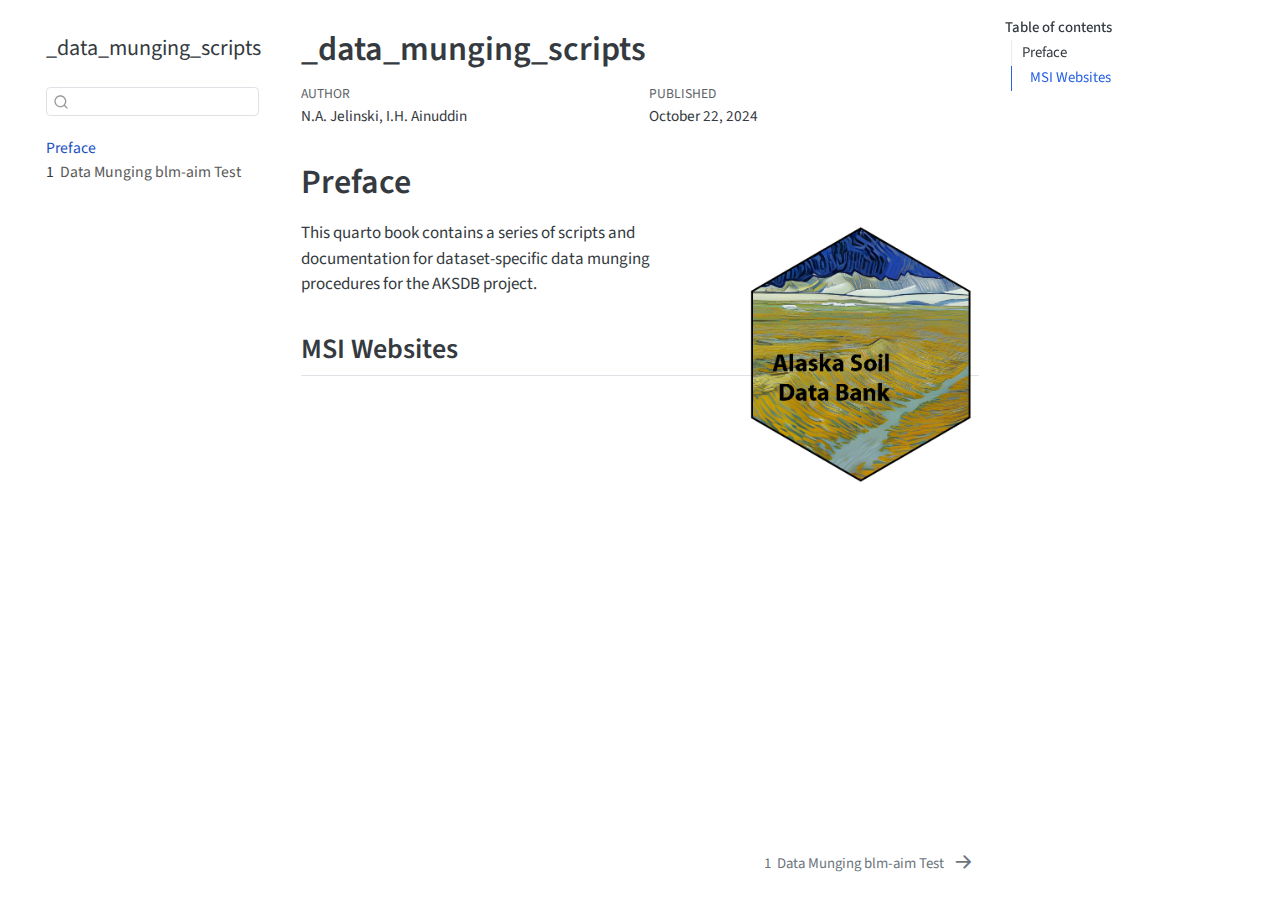
<file: docs/index.html>
<!DOCTYPE html>
<html xmlns="http://www.w3.org/1999/xhtml" lang="en" xml:lang="en"><head>

<meta charset="utf-8">
<meta name="generator" content="quarto-1.4.550">

<meta name="viewport" content="width=device-width, initial-scale=1.0, user-scalable=yes">

<meta name="author" content="N.A. Jelinski, I.H. Ainuddin">
<meta name="dcterms.date" content="2024-10-22">

<title>_data_munging_scripts</title>
<style>
code{white-space: pre-wrap;}
span.smallcaps{font-variant: small-caps;}
div.columns{display: flex; gap: min(4vw, 1.5em);}
div.column{flex: auto; overflow-x: auto;}
div.hanging-indent{margin-left: 1.5em; text-indent: -1.5em;}
ul.task-list{list-style: none;}
ul.task-list li input[type="checkbox"] {
  width: 0.8em;
  margin: 0 0.8em 0.2em -1em; /* quarto-specific, see https://github.com/quarto-dev/quarto-cli/issues/4556 */ 
  vertical-align: middle;
}
</style>


<script src="site_libs/quarto-nav/quarto-nav.js"></script>
<script src="site_libs/quarto-nav/headroom.min.js"></script>
<script src="site_libs/clipboard/clipboard.min.js"></script>
<script src="site_libs/quarto-search/autocomplete.umd.js"></script>
<script src="site_libs/quarto-search/fuse.min.js"></script>
<script src="site_libs/quarto-search/quarto-search.js"></script>
<meta name="quarto:offset" content="./">
<link href="./blm-aim-datamunging-test.html" rel="next">
<script src="site_libs/quarto-html/quarto.js"></script>
<script src="site_libs/quarto-html/popper.min.js"></script>
<script src="site_libs/quarto-html/tippy.umd.min.js"></script>
<script src="site_libs/quarto-html/anchor.min.js"></script>
<link href="site_libs/quarto-html/tippy.css" rel="stylesheet">
<link href="site_libs/quarto-html/quarto-syntax-highlighting.css" rel="stylesheet" id="quarto-text-highlighting-styles">
<script src="site_libs/bootstrap/bootstrap.min.js"></script>
<link href="site_libs/bootstrap/bootstrap-icons.css" rel="stylesheet">
<link href="site_libs/bootstrap/bootstrap.min.css" rel="stylesheet" id="quarto-bootstrap" data-mode="light">
<script id="quarto-search-options" type="application/json">{
  "location": "sidebar",
  "copy-button": false,
  "collapse-after": 3,
  "panel-placement": "start",
  "type": "textbox",
  "limit": 50,
  "keyboard-shortcut": [
    "f",
    "/",
    "s"
  ],
  "show-item-context": false,
  "language": {
    "search-no-results-text": "No results",
    "search-matching-documents-text": "matching documents",
    "search-copy-link-title": "Copy link to search",
    "search-hide-matches-text": "Hide additional matches",
    "search-more-match-text": "more match in this document",
    "search-more-matches-text": "more matches in this document",
    "search-clear-button-title": "Clear",
    "search-text-placeholder": "",
    "search-detached-cancel-button-title": "Cancel",
    "search-submit-button-title": "Submit",
    "search-label": "Search"
  }
}</script>


</head>

<body class="nav-sidebar floating">

<div id="quarto-search-results"></div>
  <header id="quarto-header" class="headroom fixed-top">
  <nav class="quarto-secondary-nav">
    <div class="container-fluid d-flex">
      <button type="button" class="quarto-btn-toggle btn" data-bs-toggle="collapse" data-bs-target=".quarto-sidebar-collapse-item" aria-controls="quarto-sidebar" aria-expanded="false" aria-label="Toggle sidebar navigation" onclick="if (window.quartoToggleHeadroom) { window.quartoToggleHeadroom(); }">
        <i class="bi bi-layout-text-sidebar-reverse"></i>
      </button>
        <nav class="quarto-page-breadcrumbs" aria-label="breadcrumb"><ol class="breadcrumb"><li class="breadcrumb-item"><a href="./index.html">Preface</a></li></ol></nav>
        <a class="flex-grow-1" role="button" data-bs-toggle="collapse" data-bs-target=".quarto-sidebar-collapse-item" aria-controls="quarto-sidebar" aria-expanded="false" aria-label="Toggle sidebar navigation" onclick="if (window.quartoToggleHeadroom) { window.quartoToggleHeadroom(); }">      
        </a>
      <button type="button" class="btn quarto-search-button" aria-label="" onclick="window.quartoOpenSearch();">
        <i class="bi bi-search"></i>
      </button>
    </div>
  </nav>
</header>
<!-- content -->
<div id="quarto-content" class="quarto-container page-columns page-rows-contents page-layout-article">
<!-- sidebar -->
  <nav id="quarto-sidebar" class="sidebar collapse collapse-horizontal quarto-sidebar-collapse-item sidebar-navigation floating overflow-auto">
    <div class="pt-lg-2 mt-2 text-left sidebar-header">
    <div class="sidebar-title mb-0 py-0">
      <a href="./">_data_munging_scripts</a> 
    </div>
      </div>
        <div class="mt-2 flex-shrink-0 align-items-center">
        <div class="sidebar-search">
        <div id="quarto-search" class="" title="Search"></div>
        </div>
        </div>
    <div class="sidebar-menu-container"> 
    <ul class="list-unstyled mt-1">
        <li class="sidebar-item">
  <div class="sidebar-item-container"> 
  <a href="./index.html" class="sidebar-item-text sidebar-link active">
 <span class="menu-text">Preface</span></a>
  </div>
</li>
        <li class="sidebar-item">
  <div class="sidebar-item-container"> 
  <a href="./blm-aim-datamunging-test.html" class="sidebar-item-text sidebar-link">
 <span class="menu-text"><span class="chapter-number">1</span>&nbsp; <span class="chapter-title">Data Munging blm-aim Test</span></span></a>
  </div>
</li>
    </ul>
    </div>
</nav>
<div id="quarto-sidebar-glass" class="quarto-sidebar-collapse-item" data-bs-toggle="collapse" data-bs-target=".quarto-sidebar-collapse-item"></div>
<!-- margin-sidebar -->
    <div id="quarto-margin-sidebar" class="sidebar margin-sidebar">
        <nav id="TOC" role="doc-toc" class="toc-active">
    <h2 id="toc-title">Table of contents</h2>
   
  <ul>
  <li><a href="#preface" id="toc-preface" class="nav-link active" data-scroll-target="#preface">Preface</a>
  <ul class="collapse">
  <li><a href="#msi-websites" id="toc-msi-websites" class="nav-link" data-scroll-target="#msi-websites">MSI Websites</a></li>
  </ul></li>
  </ul>
</nav>
    </div>
<!-- main -->
<main class="content" id="quarto-document-content">

<header id="title-block-header" class="quarto-title-block default">
<div class="quarto-title">
<h1 class="title">_data_munging_scripts</h1>
</div>



<div class="quarto-title-meta">

    <div>
    <div class="quarto-title-meta-heading">Author</div>
    <div class="quarto-title-meta-contents">
             <p>N.A. Jelinski, I.H. Ainuddin </p>
          </div>
  </div>
    
    <div>
    <div class="quarto-title-meta-heading">Published</div>
    <div class="quarto-title-meta-contents">
      <p class="date">October 22, 2024</p>
    </div>
  </div>
  
    
  </div>
  


</header>



<section id="preface" class="level1 unnumbered">
<h1 class="unnumbered">Preface</h1><p><img src="aksdb-badge-02.png" title="_data_munging_scripts" class="quarto-cover-image img-fluid"></p>
<p>This quarto book contains a series of scripts and documentation for dataset-specific data munging procedures for the AKSDB project.</p>
<section id="msi-websites" class="level2">
<h2 class="anchored" data-anchor-id="msi-websites">MSI Websites</h2>


</section>
</section>

</main> <!-- /main -->
<script id="quarto-html-after-body" type="application/javascript">
window.document.addEventListener("DOMContentLoaded", function (event) {
  const toggleBodyColorMode = (bsSheetEl) => {
    const mode = bsSheetEl.getAttribute("data-mode");
    const bodyEl = window.document.querySelector("body");
    if (mode === "dark") {
      bodyEl.classList.add("quarto-dark");
      bodyEl.classList.remove("quarto-light");
    } else {
      bodyEl.classList.add("quarto-light");
      bodyEl.classList.remove("quarto-dark");
    }
  }
  const toggleBodyColorPrimary = () => {
    const bsSheetEl = window.document.querySelector("link#quarto-bootstrap");
    if (bsSheetEl) {
      toggleBodyColorMode(bsSheetEl);
    }
  }
  toggleBodyColorPrimary();  
  const icon = "";
  const anchorJS = new window.AnchorJS();
  anchorJS.options = {
    placement: 'right',
    icon: icon
  };
  anchorJS.add('.anchored');
  const isCodeAnnotation = (el) => {
    for (const clz of el.classList) {
      if (clz.startsWith('code-annotation-')) {                     
        return true;
      }
    }
    return false;
  }
  const clipboard = new window.ClipboardJS('.code-copy-button', {
    text: function(trigger) {
      const codeEl = trigger.previousElementSibling.cloneNode(true);
      for (const childEl of codeEl.children) {
        if (isCodeAnnotation(childEl)) {
          childEl.remove();
        }
      }
      return codeEl.innerText;
    }
  });
  clipboard.on('success', function(e) {
    // button target
    const button = e.trigger;
    // don't keep focus
    button.blur();
    // flash "checked"
    button.classList.add('code-copy-button-checked');
    var currentTitle = button.getAttribute("title");
    button.setAttribute("title", "Copied!");
    let tooltip;
    if (window.bootstrap) {
      button.setAttribute("data-bs-toggle", "tooltip");
      button.setAttribute("data-bs-placement", "left");
      button.setAttribute("data-bs-title", "Copied!");
      tooltip = new bootstrap.Tooltip(button, 
        { trigger: "manual", 
          customClass: "code-copy-button-tooltip",
          offset: [0, -8]});
      tooltip.show();    
    }
    setTimeout(function() {
      if (tooltip) {
        tooltip.hide();
        button.removeAttribute("data-bs-title");
        button.removeAttribute("data-bs-toggle");
        button.removeAttribute("data-bs-placement");
      }
      button.setAttribute("title", currentTitle);
      button.classList.remove('code-copy-button-checked');
    }, 1000);
    // clear code selection
    e.clearSelection();
  });
  function tippyHover(el, contentFn, onTriggerFn, onUntriggerFn) {
    const config = {
      allowHTML: true,
      maxWidth: 500,
      delay: 100,
      arrow: false,
      appendTo: function(el) {
          return el.parentElement;
      },
      interactive: true,
      interactiveBorder: 10,
      theme: 'quarto',
      placement: 'bottom-start',
    };
    if (contentFn) {
      config.content = contentFn;
    }
    if (onTriggerFn) {
      config.onTrigger = onTriggerFn;
    }
    if (onUntriggerFn) {
      config.onUntrigger = onUntriggerFn;
    }
    window.tippy(el, config); 
  }
  const noterefs = window.document.querySelectorAll('a[role="doc-noteref"]');
  for (var i=0; i<noterefs.length; i++) {
    const ref = noterefs[i];
    tippyHover(ref, function() {
      // use id or data attribute instead here
      let href = ref.getAttribute('data-footnote-href') || ref.getAttribute('href');
      try { href = new URL(href).hash; } catch {}
      const id = href.replace(/^#\/?/, "");
      const note = window.document.getElementById(id);
      return note.innerHTML;
    });
  }
  const xrefs = window.document.querySelectorAll('a.quarto-xref');
  const processXRef = (id, note) => {
    // Strip column container classes
    const stripColumnClz = (el) => {
      el.classList.remove("page-full", "page-columns");
      if (el.children) {
        for (const child of el.children) {
          stripColumnClz(child);
        }
      }
    }
    stripColumnClz(note)
    if (id === null || id.startsWith('sec-')) {
      // Special case sections, only their first couple elements
      const container = document.createElement("div");
      if (note.children && note.children.length > 2) {
        container.appendChild(note.children[0].cloneNode(true));
        for (let i = 1; i < note.children.length; i++) {
          const child = note.children[i];
          if (child.tagName === "P" && child.innerText === "") {
            continue;
          } else {
            container.appendChild(child.cloneNode(true));
            break;
          }
        }
        if (window.Quarto?.typesetMath) {
          window.Quarto.typesetMath(container);
        }
        return container.innerHTML
      } else {
        if (window.Quarto?.typesetMath) {
          window.Quarto.typesetMath(note);
        }
        return note.innerHTML;
      }
    } else {
      // Remove any anchor links if they are present
      const anchorLink = note.querySelector('a.anchorjs-link');
      if (anchorLink) {
        anchorLink.remove();
      }
      if (window.Quarto?.typesetMath) {
        window.Quarto.typesetMath(note);
      }
      // TODO in 1.5, we should make sure this works without a callout special case
      if (note.classList.contains("callout")) {
        return note.outerHTML;
      } else {
        return note.innerHTML;
      }
    }
  }
  for (var i=0; i<xrefs.length; i++) {
    const xref = xrefs[i];
    tippyHover(xref, undefined, function(instance) {
      instance.disable();
      let url = xref.getAttribute('href');
      let hash = undefined; 
      if (url.startsWith('#')) {
        hash = url;
      } else {
        try { hash = new URL(url).hash; } catch {}
      }
      if (hash) {
        const id = hash.replace(/^#\/?/, "");
        const note = window.document.getElementById(id);
        if (note !== null) {
          try {
            const html = processXRef(id, note.cloneNode(true));
            instance.setContent(html);
          } finally {
            instance.enable();
            instance.show();
          }
        } else {
          // See if we can fetch this
          fetch(url.split('#')[0])
          .then(res => res.text())
          .then(html => {
            const parser = new DOMParser();
            const htmlDoc = parser.parseFromString(html, "text/html");
            const note = htmlDoc.getElementById(id);
            if (note !== null) {
              const html = processXRef(id, note);
              instance.setContent(html);
            } 
          }).finally(() => {
            instance.enable();
            instance.show();
          });
        }
      } else {
        // See if we can fetch a full url (with no hash to target)
        // This is a special case and we should probably do some content thinning / targeting
        fetch(url)
        .then(res => res.text())
        .then(html => {
          const parser = new DOMParser();
          const htmlDoc = parser.parseFromString(html, "text/html");
          const note = htmlDoc.querySelector('main.content');
          if (note !== null) {
            // This should only happen for chapter cross references
            // (since there is no id in the URL)
            // remove the first header
            if (note.children.length > 0 && note.children[0].tagName === "HEADER") {
              note.children[0].remove();
            }
            const html = processXRef(null, note);
            instance.setContent(html);
          } 
        }).finally(() => {
          instance.enable();
          instance.show();
        });
      }
    }, function(instance) {
    });
  }
      let selectedAnnoteEl;
      const selectorForAnnotation = ( cell, annotation) => {
        let cellAttr = 'data-code-cell="' + cell + '"';
        let lineAttr = 'data-code-annotation="' +  annotation + '"';
        const selector = 'span[' + cellAttr + '][' + lineAttr + ']';
        return selector;
      }
      const selectCodeLines = (annoteEl) => {
        const doc = window.document;
        const targetCell = annoteEl.getAttribute("data-target-cell");
        const targetAnnotation = annoteEl.getAttribute("data-target-annotation");
        const annoteSpan = window.document.querySelector(selectorForAnnotation(targetCell, targetAnnotation));
        const lines = annoteSpan.getAttribute("data-code-lines").split(",");
        const lineIds = lines.map((line) => {
          return targetCell + "-" + line;
        })
        let top = null;
        let height = null;
        let parent = null;
        if (lineIds.length > 0) {
            //compute the position of the single el (top and bottom and make a div)
            const el = window.document.getElementById(lineIds[0]);
            top = el.offsetTop;
            height = el.offsetHeight;
            parent = el.parentElement.parentElement;
          if (lineIds.length > 1) {
            const lastEl = window.document.getElementById(lineIds[lineIds.length - 1]);
            const bottom = lastEl.offsetTop + lastEl.offsetHeight;
            height = bottom - top;
          }
          if (top !== null && height !== null && parent !== null) {
            // cook up a div (if necessary) and position it 
            let div = window.document.getElementById("code-annotation-line-highlight");
            if (div === null) {
              div = window.document.createElement("div");
              div.setAttribute("id", "code-annotation-line-highlight");
              div.style.position = 'absolute';
              parent.appendChild(div);
            }
            div.style.top = top - 2 + "px";
            div.style.height = height + 4 + "px";
            div.style.left = 0;
            let gutterDiv = window.document.getElementById("code-annotation-line-highlight-gutter");
            if (gutterDiv === null) {
              gutterDiv = window.document.createElement("div");
              gutterDiv.setAttribute("id", "code-annotation-line-highlight-gutter");
              gutterDiv.style.position = 'absolute';
              const codeCell = window.document.getElementById(targetCell);
              const gutter = codeCell.querySelector('.code-annotation-gutter');
              gutter.appendChild(gutterDiv);
            }
            gutterDiv.style.top = top - 2 + "px";
            gutterDiv.style.height = height + 4 + "px";
          }
          selectedAnnoteEl = annoteEl;
        }
      };
      const unselectCodeLines = () => {
        const elementsIds = ["code-annotation-line-highlight", "code-annotation-line-highlight-gutter"];
        elementsIds.forEach((elId) => {
          const div = window.document.getElementById(elId);
          if (div) {
            div.remove();
          }
        });
        selectedAnnoteEl = undefined;
      };
        // Handle positioning of the toggle
    window.addEventListener(
      "resize",
      throttle(() => {
        elRect = undefined;
        if (selectedAnnoteEl) {
          selectCodeLines(selectedAnnoteEl);
        }
      }, 10)
    );
    function throttle(fn, ms) {
    let throttle = false;
    let timer;
      return (...args) => {
        if(!throttle) { // first call gets through
            fn.apply(this, args);
            throttle = true;
        } else { // all the others get throttled
            if(timer) clearTimeout(timer); // cancel #2
            timer = setTimeout(() => {
              fn.apply(this, args);
              timer = throttle = false;
            }, ms);
        }
      };
    }
      // Attach click handler to the DT
      const annoteDls = window.document.querySelectorAll('dt[data-target-cell]');
      for (const annoteDlNode of annoteDls) {
        annoteDlNode.addEventListener('click', (event) => {
          const clickedEl = event.target;
          if (clickedEl !== selectedAnnoteEl) {
            unselectCodeLines();
            const activeEl = window.document.querySelector('dt[data-target-cell].code-annotation-active');
            if (activeEl) {
              activeEl.classList.remove('code-annotation-active');
            }
            selectCodeLines(clickedEl);
            clickedEl.classList.add('code-annotation-active');
          } else {
            // Unselect the line
            unselectCodeLines();
            clickedEl.classList.remove('code-annotation-active');
          }
        });
      }
  const findCites = (el) => {
    const parentEl = el.parentElement;
    if (parentEl) {
      const cites = parentEl.dataset.cites;
      if (cites) {
        return {
          el,
          cites: cites.split(' ')
        };
      } else {
        return findCites(el.parentElement)
      }
    } else {
      return undefined;
    }
  };
  var bibliorefs = window.document.querySelectorAll('a[role="doc-biblioref"]');
  for (var i=0; i<bibliorefs.length; i++) {
    const ref = bibliorefs[i];
    const citeInfo = findCites(ref);
    if (citeInfo) {
      tippyHover(citeInfo.el, function() {
        var popup = window.document.createElement('div');
        citeInfo.cites.forEach(function(cite) {
          var citeDiv = window.document.createElement('div');
          citeDiv.classList.add('hanging-indent');
          citeDiv.classList.add('csl-entry');
          var biblioDiv = window.document.getElementById('ref-' + cite);
          if (biblioDiv) {
            citeDiv.innerHTML = biblioDiv.innerHTML;
          }
          popup.appendChild(citeDiv);
        });
        return popup.innerHTML;
      });
    }
  }
});
</script>
<nav class="page-navigation">
  <div class="nav-page nav-page-previous">
  </div>
  <div class="nav-page nav-page-next">
      <a href="./blm-aim-datamunging-test.html" class="pagination-link" aria-label="Data Munging blm-aim Test">
        <span class="nav-page-text"><span class="chapter-number">1</span>&nbsp; <span class="chapter-title">Data Munging blm-aim Test</span></span> <i class="bi bi-arrow-right-short"></i>
      </a>
  </div>
</nav>
</div> <!-- /content -->




</body></html>
</file>
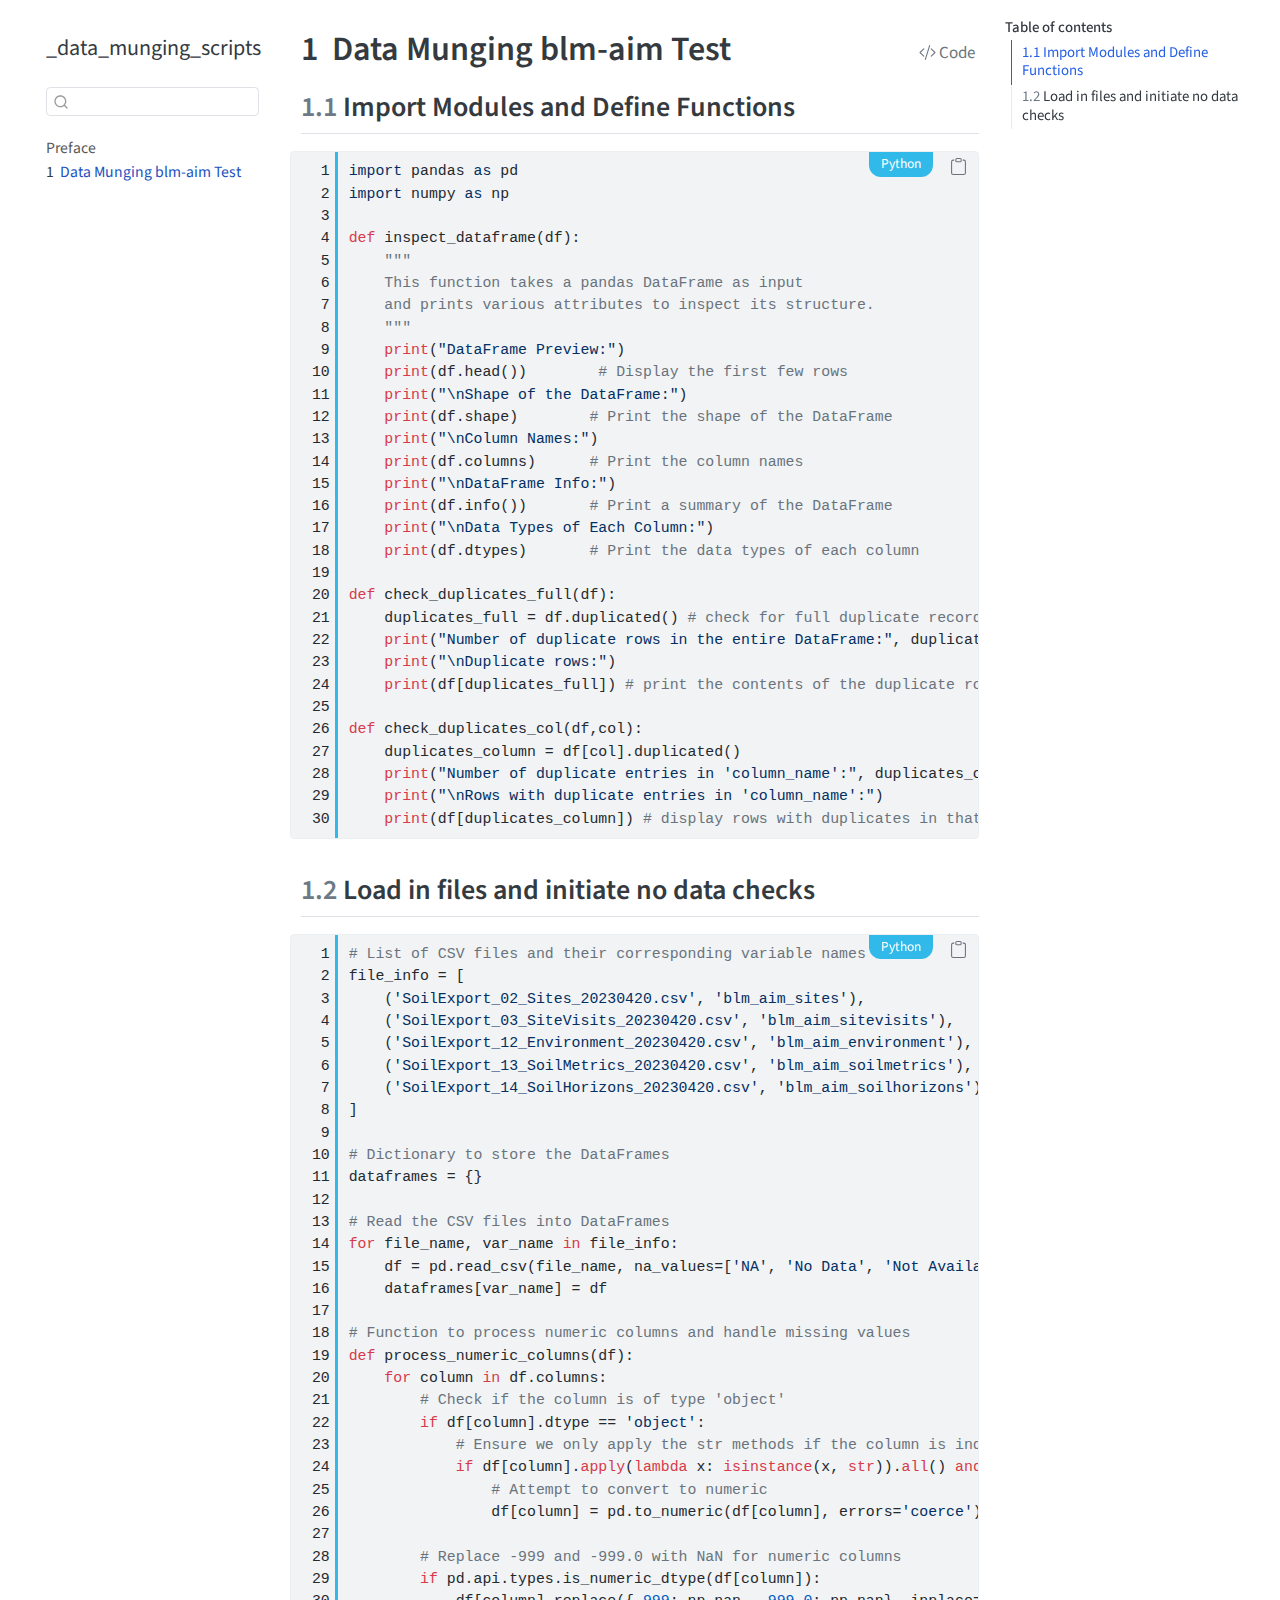
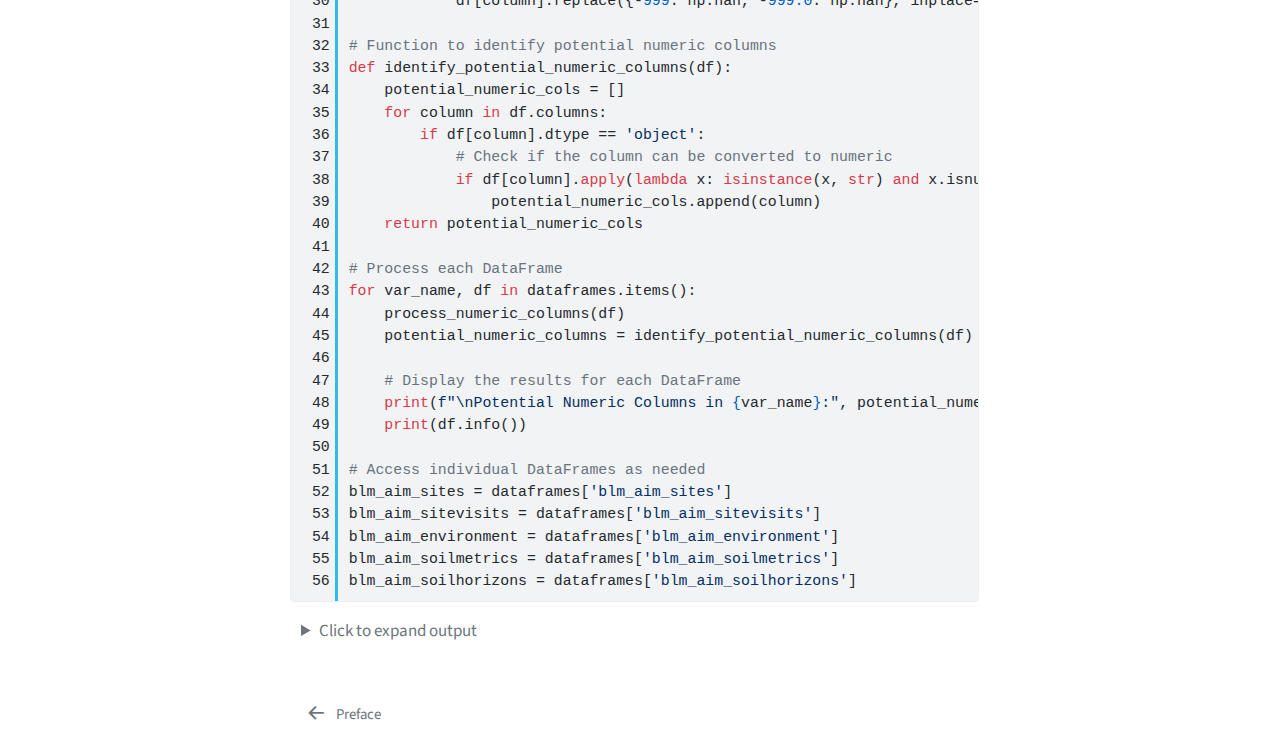
<file: docs/blm-aim-datamunging-test.html>
<!DOCTYPE html>
<html xmlns="http://www.w3.org/1999/xhtml" lang="en" xml:lang="en"><head>

<meta charset="utf-8">
<meta name="generator" content="quarto-1.4.550">

<meta name="viewport" content="width=device-width, initial-scale=1.0, user-scalable=yes">


<title>_data_munging_scripts - 1&nbsp; Data Munging blm-aim Test</title>
<style>
code{white-space: pre-wrap;}
span.smallcaps{font-variant: small-caps;}
div.columns{display: flex; gap: min(4vw, 1.5em);}
div.column{flex: auto; overflow-x: auto;}
div.hanging-indent{margin-left: 1.5em; text-indent: -1.5em;}
ul.task-list{list-style: none;}
ul.task-list li input[type="checkbox"] {
  width: 0.8em;
  margin: 0 0.8em 0.2em -1em; /* quarto-specific, see https://github.com/quarto-dev/quarto-cli/issues/4556 */ 
  vertical-align: middle;
}
/* CSS for syntax highlighting */
pre > code.sourceCode { white-space: pre; position: relative; }
pre > code.sourceCode > span { line-height: 1.25; }
pre > code.sourceCode > span:empty { height: 1.2em; }
.sourceCode { overflow: visible; }
code.sourceCode > span { color: inherit; text-decoration: inherit; }
div.sourceCode { margin: 1em 0; }
pre.sourceCode { margin: 0; }
@media screen {
div.sourceCode { overflow: auto; }
}
@media print {
pre > code.sourceCode { white-space: pre-wrap; }
pre > code.sourceCode > span { text-indent: -5em; padding-left: 5em; }
}
pre.numberSource code
  { counter-reset: source-line 0; }
pre.numberSource code > span
  { position: relative; left: -4em; counter-increment: source-line; }
pre.numberSource code > span > a:first-child::before
  { content: counter(source-line);
    position: relative; left: -1em; text-align: right; vertical-align: baseline;
    border: none; display: inline-block;
    -webkit-touch-callout: none; -webkit-user-select: none;
    -khtml-user-select: none; -moz-user-select: none;
    -ms-user-select: none; user-select: none;
    padding: 0 4px; width: 4em;
  }
pre.numberSource { margin-left: 3em;  padding-left: 4px; }
div.sourceCode
  {   }
@media screen {
pre > code.sourceCode > span > a:first-child::before { text-decoration: underline; }
}
</style>


<script src="site_libs/quarto-nav/quarto-nav.js"></script>
<script src="site_libs/quarto-nav/headroom.min.js"></script>
<script src="site_libs/clipboard/clipboard.min.js"></script>
<script src="site_libs/quarto-search/autocomplete.umd.js"></script>
<script src="site_libs/quarto-search/fuse.min.js"></script>
<script src="site_libs/quarto-search/quarto-search.js"></script>
<meta name="quarto:offset" content="./">
<link href="./index.html" rel="prev">
<script src="site_libs/quarto-html/quarto.js"></script>
<script src="site_libs/quarto-html/popper.min.js"></script>
<script src="site_libs/quarto-html/tippy.umd.min.js"></script>
<script src="site_libs/quarto-html/anchor.min.js"></script>
<link href="site_libs/quarto-html/tippy.css" rel="stylesheet">
<link href="site_libs/quarto-html/quarto-syntax-highlighting.css" rel="stylesheet" id="quarto-text-highlighting-styles">
<script src="site_libs/bootstrap/bootstrap.min.js"></script>
<link href="site_libs/bootstrap/bootstrap-icons.css" rel="stylesheet">
<link href="site_libs/bootstrap/bootstrap.min.css" rel="stylesheet" id="quarto-bootstrap" data-mode="light">
<script id="quarto-search-options" type="application/json">{
  "location": "sidebar",
  "copy-button": false,
  "collapse-after": 3,
  "panel-placement": "start",
  "type": "textbox",
  "limit": 50,
  "keyboard-shortcut": [
    "f",
    "/",
    "s"
  ],
  "show-item-context": false,
  "language": {
    "search-no-results-text": "No results",
    "search-matching-documents-text": "matching documents",
    "search-copy-link-title": "Copy link to search",
    "search-hide-matches-text": "Hide additional matches",
    "search-more-match-text": "more match in this document",
    "search-more-matches-text": "more matches in this document",
    "search-clear-button-title": "Clear",
    "search-text-placeholder": "",
    "search-detached-cancel-button-title": "Cancel",
    "search-submit-button-title": "Submit",
    "search-label": "Search"
  }
}</script>
<style>
.cell-code {
  position: relative;
}
.cell-code::before {
  content: "Python";
  position: absolute;
  top: 0;
  right: 45px;  /* Moved left to avoid copy button */
  background: #31BAE9;
  color: white;
  padding: 2px 12px;
  font-size: 0.8em;
  border-radius: 0 0 12px 12px;  /* Made bottom corners more rounded */
  z-index: 10;
}
</style>


</head>

<body class="nav-sidebar floating">

<div id="quarto-search-results"></div>
  <header id="quarto-header" class="headroom fixed-top">
  <nav class="quarto-secondary-nav">
    <div class="container-fluid d-flex">
      <button type="button" class="quarto-btn-toggle btn" data-bs-toggle="collapse" data-bs-target=".quarto-sidebar-collapse-item" aria-controls="quarto-sidebar" aria-expanded="false" aria-label="Toggle sidebar navigation" onclick="if (window.quartoToggleHeadroom) { window.quartoToggleHeadroom(); }">
        <i class="bi bi-layout-text-sidebar-reverse"></i>
      </button>
        <nav class="quarto-page-breadcrumbs" aria-label="breadcrumb"><ol class="breadcrumb"><li class="breadcrumb-item"><a href="./blm-aim-datamunging-test.html"><span class="chapter-number">1</span>&nbsp; <span class="chapter-title">Data Munging blm-aim Test</span></a></li></ol></nav>
        <a class="flex-grow-1" role="button" data-bs-toggle="collapse" data-bs-target=".quarto-sidebar-collapse-item" aria-controls="quarto-sidebar" aria-expanded="false" aria-label="Toggle sidebar navigation" onclick="if (window.quartoToggleHeadroom) { window.quartoToggleHeadroom(); }">      
        </a>
      <button type="button" class="btn quarto-search-button" aria-label="" onclick="window.quartoOpenSearch();">
        <i class="bi bi-search"></i>
      </button>
    </div>
  </nav>
</header>
<!-- content -->
<div id="quarto-content" class="quarto-container page-columns page-rows-contents page-layout-article">
<!-- sidebar -->
  <nav id="quarto-sidebar" class="sidebar collapse collapse-horizontal quarto-sidebar-collapse-item sidebar-navigation floating overflow-auto">
    <div class="pt-lg-2 mt-2 text-left sidebar-header">
    <div class="sidebar-title mb-0 py-0">
      <a href="./">_data_munging_scripts</a> 
    </div>
      </div>
        <div class="mt-2 flex-shrink-0 align-items-center">
        <div class="sidebar-search">
        <div id="quarto-search" class="" title="Search"></div>
        </div>
        </div>
    <div class="sidebar-menu-container"> 
    <ul class="list-unstyled mt-1">
        <li class="sidebar-item">
  <div class="sidebar-item-container"> 
  <a href="./index.html" class="sidebar-item-text sidebar-link">
 <span class="menu-text">Preface</span></a>
  </div>
</li>
        <li class="sidebar-item">
  <div class="sidebar-item-container"> 
  <a href="./blm-aim-datamunging-test.html" class="sidebar-item-text sidebar-link active">
 <span class="menu-text"><span class="chapter-number">1</span>&nbsp; <span class="chapter-title">Data Munging blm-aim Test</span></span></a>
  </div>
</li>
    </ul>
    </div>
</nav>
<div id="quarto-sidebar-glass" class="quarto-sidebar-collapse-item" data-bs-toggle="collapse" data-bs-target=".quarto-sidebar-collapse-item"></div>
<!-- margin-sidebar -->
    <div id="quarto-margin-sidebar" class="sidebar margin-sidebar">
        <nav id="TOC" role="doc-toc" class="toc-active">
    <h2 id="toc-title">Table of contents</h2>
   
  <ul>
  <li><a href="#import-modules-and-define-functions" id="toc-import-modules-and-define-functions" class="nav-link active" data-scroll-target="#import-modules-and-define-functions"><span class="header-section-number">1.1</span> Import Modules and Define Functions</a></li>
  <li><a href="#load-in-files-and-initiate-no-data-checks" id="toc-load-in-files-and-initiate-no-data-checks" class="nav-link" data-scroll-target="#load-in-files-and-initiate-no-data-checks"><span class="header-section-number">1.2</span> Load in files and initiate no data checks</a></li>
  </ul>
</nav>
    </div>
<!-- main -->
<main class="content" id="quarto-document-content">

<header id="title-block-header" class="quarto-title-block default">
<div class="quarto-title">
<div class="quarto-title-block"><div><h1 class="title"><span class="chapter-number">1</span>&nbsp; <span class="chapter-title">Data Munging blm-aim Test</span></h1><button type="button" class="btn code-tools-button" id="quarto-code-tools-source"><i class="bi"></i> Code</button></div></div>
</div>



<div class="quarto-title-meta">

    
  
    
  </div>
  


</header>


<section id="import-modules-and-define-functions" class="level2" data-number="1.1">
<h2 data-number="1.1" class="anchored" data-anchor-id="import-modules-and-define-functions"><span class="header-section-number">1.1</span> Import Modules and Define Functions</h2>
<div id="d2802726" class="cell" data-execution_count="1">
<div class="sourceCode cell-code" id="cb1"><pre class="sourceCode numberSource python number-lines code-with-copy"><code class="sourceCode python"><span id="cb1-1"><a href="#cb1-1"></a><span class="im">import</span> pandas <span class="im">as</span> pd</span>
<span id="cb1-2"><a href="#cb1-2"></a><span class="im">import</span> numpy <span class="im">as</span> np</span>
<span id="cb1-3"><a href="#cb1-3"></a></span>
<span id="cb1-4"><a href="#cb1-4"></a><span class="kw">def</span> inspect_dataframe(df):</span>
<span id="cb1-5"><a href="#cb1-5"></a>    <span class="co">"""</span></span>
<span id="cb1-6"><a href="#cb1-6"></a><span class="co">    This function takes a pandas DataFrame as input</span></span>
<span id="cb1-7"><a href="#cb1-7"></a><span class="co">    and prints various attributes to inspect its structure.</span></span>
<span id="cb1-8"><a href="#cb1-8"></a><span class="co">    """</span></span>
<span id="cb1-9"><a href="#cb1-9"></a>    <span class="bu">print</span>(<span class="st">"DataFrame Preview:"</span>)</span>
<span id="cb1-10"><a href="#cb1-10"></a>    <span class="bu">print</span>(df.head())        <span class="co"># Display the first few rows</span></span>
<span id="cb1-11"><a href="#cb1-11"></a>    <span class="bu">print</span>(<span class="st">"</span><span class="ch">\n</span><span class="st">Shape of the DataFrame:"</span>)</span>
<span id="cb1-12"><a href="#cb1-12"></a>    <span class="bu">print</span>(df.shape)        <span class="co"># Print the shape of the DataFrame</span></span>
<span id="cb1-13"><a href="#cb1-13"></a>    <span class="bu">print</span>(<span class="st">"</span><span class="ch">\n</span><span class="st">Column Names:"</span>)</span>
<span id="cb1-14"><a href="#cb1-14"></a>    <span class="bu">print</span>(df.columns)      <span class="co"># Print the column names</span></span>
<span id="cb1-15"><a href="#cb1-15"></a>    <span class="bu">print</span>(<span class="st">"</span><span class="ch">\n</span><span class="st">DataFrame Info:"</span>)</span>
<span id="cb1-16"><a href="#cb1-16"></a>    <span class="bu">print</span>(df.info())       <span class="co"># Print a summary of the DataFrame</span></span>
<span id="cb1-17"><a href="#cb1-17"></a>    <span class="bu">print</span>(<span class="st">"</span><span class="ch">\n</span><span class="st">Data Types of Each Column:"</span>)</span>
<span id="cb1-18"><a href="#cb1-18"></a>    <span class="bu">print</span>(df.dtypes)       <span class="co"># Print the data types of each column</span></span>
<span id="cb1-19"><a href="#cb1-19"></a>    </span>
<span id="cb1-20"><a href="#cb1-20"></a><span class="kw">def</span> check_duplicates_full(df):</span>
<span id="cb1-21"><a href="#cb1-21"></a>    duplicates_full <span class="op">=</span> df.duplicated() <span class="co"># check for full duplicate records </span></span>
<span id="cb1-22"><a href="#cb1-22"></a>    <span class="bu">print</span>(<span class="st">"Number of duplicate rows in the entire DataFrame:"</span>, duplicates_full.<span class="bu">sum</span>()) <span class="co"># Print the number of duplicate rows</span></span>
<span id="cb1-23"><a href="#cb1-23"></a>    <span class="bu">print</span>(<span class="st">"</span><span class="ch">\n</span><span class="st">Duplicate rows:"</span>)</span>
<span id="cb1-24"><a href="#cb1-24"></a>    <span class="bu">print</span>(df[duplicates_full]) <span class="co"># print the contents of the duplicate rows</span></span>
<span id="cb1-25"><a href="#cb1-25"></a>    </span>
<span id="cb1-26"><a href="#cb1-26"></a><span class="kw">def</span> check_duplicates_col(df,col):</span>
<span id="cb1-27"><a href="#cb1-27"></a>    duplicates_column <span class="op">=</span> df[col].duplicated()</span>
<span id="cb1-28"><a href="#cb1-28"></a>    <span class="bu">print</span>(<span class="st">"Number of duplicate entries in 'column_name':"</span>, duplicates_column.<span class="bu">sum</span>()) <span class="co"># Print the number of duplicate entries in the specified column</span></span>
<span id="cb1-29"><a href="#cb1-29"></a>    <span class="bu">print</span>(<span class="st">"</span><span class="ch">\n</span><span class="st">Rows with duplicate entries in 'column_name':"</span>)</span>
<span id="cb1-30"><a href="#cb1-30"></a>    <span class="bu">print</span>(df[duplicates_column]) <span class="co"># display rows with duplicates in that column</span></span></code><button title="Copy to Clipboard" class="code-copy-button"><i class="bi"></i></button></pre></div>
</div>
</section>
<section id="load-in-files-and-initiate-no-data-checks" class="level2" data-number="1.2">
<h2 data-number="1.2" class="anchored" data-anchor-id="load-in-files-and-initiate-no-data-checks"><span class="header-section-number">1.2</span> Load in files and initiate no data checks</h2>
<div id="a05a0f81" class="cell" data-execution_count="2">
<div class="sourceCode cell-code" id="cb2"><pre class="sourceCode numberSource python number-lines code-with-copy"><code class="sourceCode python"><span id="cb2-1"><a href="#cb2-1"></a><span class="co"># List of CSV files and their corresponding variable names</span></span>
<span id="cb2-2"><a href="#cb2-2"></a>file_info <span class="op">=</span> [</span>
<span id="cb2-3"><a href="#cb2-3"></a>    (<span class="st">'SoilExport_02_Sites_20230420.csv'</span>, <span class="st">'blm_aim_sites'</span>),</span>
<span id="cb2-4"><a href="#cb2-4"></a>    (<span class="st">'SoilExport_03_SiteVisits_20230420.csv'</span>, <span class="st">'blm_aim_sitevisits'</span>),</span>
<span id="cb2-5"><a href="#cb2-5"></a>    (<span class="st">'SoilExport_12_Environment_20230420.csv'</span>, <span class="st">'blm_aim_environment'</span>),</span>
<span id="cb2-6"><a href="#cb2-6"></a>    (<span class="st">'SoilExport_13_SoilMetrics_20230420.csv'</span>, <span class="st">'blm_aim_soilmetrics'</span>),</span>
<span id="cb2-7"><a href="#cb2-7"></a>    (<span class="st">'SoilExport_14_SoilHorizons_20230420.csv'</span>, <span class="st">'blm_aim_soilhorizons'</span>)</span>
<span id="cb2-8"><a href="#cb2-8"></a>]</span>
<span id="cb2-9"><a href="#cb2-9"></a></span>
<span id="cb2-10"><a href="#cb2-10"></a><span class="co"># Dictionary to store the DataFrames</span></span>
<span id="cb2-11"><a href="#cb2-11"></a>dataframes <span class="op">=</span> {}</span>
<span id="cb2-12"><a href="#cb2-12"></a></span>
<span id="cb2-13"><a href="#cb2-13"></a><span class="co"># Read the CSV files into DataFrames</span></span>
<span id="cb2-14"><a href="#cb2-14"></a><span class="cf">for</span> file_name, var_name <span class="kw">in</span> file_info:</span>
<span id="cb2-15"><a href="#cb2-15"></a>    df <span class="op">=</span> pd.read_csv(file_name, na_values<span class="op">=</span>[<span class="st">'NA'</span>, <span class="st">'No Data'</span>, <span class="st">'Not Available'</span>])</span>
<span id="cb2-16"><a href="#cb2-16"></a>    dataframes[var_name] <span class="op">=</span> df</span>
<span id="cb2-17"><a href="#cb2-17"></a></span>
<span id="cb2-18"><a href="#cb2-18"></a><span class="co"># Function to process numeric columns and handle missing values</span></span>
<span id="cb2-19"><a href="#cb2-19"></a><span class="kw">def</span> process_numeric_columns(df):</span>
<span id="cb2-20"><a href="#cb2-20"></a>    <span class="cf">for</span> column <span class="kw">in</span> df.columns:</span>
<span id="cb2-21"><a href="#cb2-21"></a>        <span class="co"># Check if the column is of type 'object'</span></span>
<span id="cb2-22"><a href="#cb2-22"></a>        <span class="cf">if</span> df[column].dtype <span class="op">==</span> <span class="st">'object'</span>:</span>
<span id="cb2-23"><a href="#cb2-23"></a>            <span class="co"># Ensure we only apply the str methods if the column is indeed a string type</span></span>
<span id="cb2-24"><a href="#cb2-24"></a>            <span class="cf">if</span> df[column].<span class="bu">apply</span>(<span class="kw">lambda</span> x: <span class="bu">isinstance</span>(x, <span class="bu">str</span>)).<span class="bu">all</span>() <span class="kw">and</span> df[column].<span class="bu">str</span>.<span class="bu">len</span>().<span class="bu">max</span>() <span class="op">&lt;=</span> <span class="dv">20</span>:</span>
<span id="cb2-25"><a href="#cb2-25"></a>                <span class="co"># Attempt to convert to numeric</span></span>
<span id="cb2-26"><a href="#cb2-26"></a>                df[column] <span class="op">=</span> pd.to_numeric(df[column], errors<span class="op">=</span><span class="st">'coerce'</span>)</span>
<span id="cb2-27"><a href="#cb2-27"></a>        </span>
<span id="cb2-28"><a href="#cb2-28"></a>        <span class="co"># Replace -999 and -999.0 with NaN for numeric columns</span></span>
<span id="cb2-29"><a href="#cb2-29"></a>        <span class="cf">if</span> pd.api.types.is_numeric_dtype(df[column]):</span>
<span id="cb2-30"><a href="#cb2-30"></a>            df[column].replace({<span class="op">-</span><span class="dv">999</span>: np.nan, <span class="op">-</span><span class="fl">999.0</span>: np.nan}, inplace<span class="op">=</span><span class="va">True</span>)</span>
<span id="cb2-31"><a href="#cb2-31"></a></span>
<span id="cb2-32"><a href="#cb2-32"></a><span class="co"># Function to identify potential numeric columns</span></span>
<span id="cb2-33"><a href="#cb2-33"></a><span class="kw">def</span> identify_potential_numeric_columns(df):</span>
<span id="cb2-34"><a href="#cb2-34"></a>    potential_numeric_cols <span class="op">=</span> []</span>
<span id="cb2-35"><a href="#cb2-35"></a>    <span class="cf">for</span> column <span class="kw">in</span> df.columns:</span>
<span id="cb2-36"><a href="#cb2-36"></a>        <span class="cf">if</span> df[column].dtype <span class="op">==</span> <span class="st">'object'</span>:</span>
<span id="cb2-37"><a href="#cb2-37"></a>            <span class="co"># Check if the column can be converted to numeric</span></span>
<span id="cb2-38"><a href="#cb2-38"></a>            <span class="cf">if</span> df[column].<span class="bu">apply</span>(<span class="kw">lambda</span> x: <span class="bu">isinstance</span>(x, <span class="bu">str</span>) <span class="kw">and</span> x.isnumeric()).<span class="bu">all</span>():</span>
<span id="cb2-39"><a href="#cb2-39"></a>                potential_numeric_cols.append(column)</span>
<span id="cb2-40"><a href="#cb2-40"></a>    <span class="cf">return</span> potential_numeric_cols</span>
<span id="cb2-41"><a href="#cb2-41"></a></span>
<span id="cb2-42"><a href="#cb2-42"></a><span class="co"># Process each DataFrame</span></span>
<span id="cb2-43"><a href="#cb2-43"></a><span class="cf">for</span> var_name, df <span class="kw">in</span> dataframes.items():</span>
<span id="cb2-44"><a href="#cb2-44"></a>    process_numeric_columns(df)</span>
<span id="cb2-45"><a href="#cb2-45"></a>    potential_numeric_columns <span class="op">=</span> identify_potential_numeric_columns(df)</span>
<span id="cb2-46"><a href="#cb2-46"></a>    </span>
<span id="cb2-47"><a href="#cb2-47"></a>    <span class="co"># Display the results for each DataFrame</span></span>
<span id="cb2-48"><a href="#cb2-48"></a>    <span class="bu">print</span>(<span class="ss">f"</span><span class="ch">\n</span><span class="ss">Potential Numeric Columns in </span><span class="sc">{</span>var_name<span class="sc">}</span><span class="ss">:"</span>, potential_numeric_columns)</span>
<span id="cb2-49"><a href="#cb2-49"></a>    <span class="bu">print</span>(df.info())</span>
<span id="cb2-50"><a href="#cb2-50"></a></span>
<span id="cb2-51"><a href="#cb2-51"></a><span class="co"># Access individual DataFrames as needed</span></span>
<span id="cb2-52"><a href="#cb2-52"></a>blm_aim_sites <span class="op">=</span> dataframes[<span class="st">'blm_aim_sites'</span>]</span>
<span id="cb2-53"><a href="#cb2-53"></a>blm_aim_sitevisits <span class="op">=</span> dataframes[<span class="st">'blm_aim_sitevisits'</span>]</span>
<span id="cb2-54"><a href="#cb2-54"></a>blm_aim_environment <span class="op">=</span> dataframes[<span class="st">'blm_aim_environment'</span>]</span>
<span id="cb2-55"><a href="#cb2-55"></a>blm_aim_soilmetrics <span class="op">=</span> dataframes[<span class="st">'blm_aim_soilmetrics'</span>]</span>
<span id="cb2-56"><a href="#cb2-56"></a>blm_aim_soilhorizons <span class="op">=</span> dataframes[<span class="st">'blm_aim_soilhorizons'</span>]</span></code><button title="Copy to Clipboard" class="code-copy-button"><i class="bi"></i></button></pre></div>
</div>
<details>
<summary>
Click to expand output
</summary>
<pre><code>Potential Numeric Columns in blm_aim_sites: []
&lt;class 'pandas.core.frame.DataFrame'&gt;
RangeIndex: 290 entries, 0 to 289
Data columns (total 11 columns):
 #   Column                     Non-Null Count  Dtype  
---  ------                     --------------  -----  
 0   site_code                  0 non-null      float64
 1   establishing_project_code  0 non-null      float64
 2   perspective                0 non-null      float64
 3   cover_method               290 non-null    object 
 4   h_datum                    0 non-null      float64
 5   latitude_dd                290 non-null    float64
 6   longitude_dd               290 non-null    float64
 7   h_error_m                  290 non-null    float64
 8   positional_accuracy        0 non-null      float64
 9   plot_dimensions_m          0 non-null      float64
 10  location_type              0 non-null      float64
dtypes: float64(10), object(1)
memory usage: 25.0+ KB
None

Potential Numeric Columns in blm_aim_sitevisits: []
&lt;class 'pandas.core.frame.DataFrame'&gt;
RangeIndex: 290 entries, 0 to 289
Data columns (total 14 columns):
 #   Column            Non-Null Count  Dtype  
---  ------            --------------  -----  
 0   site_visit_code   0 non-null      float64
 1   project_code      0 non-null      float64
 2   site_code         0 non-null      float64
 3   data_tier         290 non-null    object 
 4   observe_date      0 non-null      float64
 5   veg_observer      0 non-null      float64
 6   veg_recorder      193 non-null    object 
 7   env_observer      0 non-null      float64
 8   soils_observer    0 non-null      float64
 9   structural_class  0 non-null      float64
 10  scope_vascular    0 non-null      float64
 11  scope_bryophyte   0 non-null      float64
 12  scope_lichen      0 non-null      float64
 13  homogenous        290 non-null    bool   
dtypes: bool(1), float64(11), object(2)
memory usage: 29.9+ KB
None

Potential Numeric Columns in blm_aim_environment: []
&lt;class 'pandas.core.frame.DataFrame'&gt;
RangeIndex: 290 entries, 0 to 289
Data columns (total 22 columns):
 #   Column                                Non-Null Count  Dtype  
---  ------                                --------------  -----  
 0   project_code                          0 non-null      float64
 1   site_code                             0 non-null      float64
 2   site_visit_code                       0 non-null      float64
 3   physiography                          224 non-null    object 
 4   geomorphology                         236 non-null    object 
 5   macrotopography                       247 non-null    object 
 6   microtopography                       132 non-null    object 
 7   moisture_regime                       246 non-null    object 
 8   drainage                              153 non-null    object 
 9   disturbance                           200 non-null    object 
 10  disturbance_severity                  11 non-null     object 
 11  disturbance_time_y                    11 non-null     float64
 12  depth_water_cm                        159 non-null    float64
 13  depth_moss_duff_cm                    272 non-null    float64
 14  depth_restrictive_layer_cm            255 non-null    float64
 15  restrictive_type                      236 non-null    object 
 16  microrelief_cm                        12 non-null     float64
 17  surface_water                         109 non-null    object 
 18  soil_class                            0 non-null      float64
 19  cryoturbation                         287 non-null    object 
 20  dominant_texture_40_cm                109 non-null    object 
 21  depth_15_percent_coarse_fragments_cm  31 non-null     float64
dtypes: float64(10), object(12)
memory usage: 50.0+ KB
None

Potential Numeric Columns in blm_aim_soilmetrics: []
&lt;class 'pandas.core.frame.DataFrame'&gt;
RangeIndex: 563 entries, 0 to 562
Data columns (total 8 columns):
 #   Column             Non-Null Count  Dtype  
---  ------             --------------  -----  
 0   project_code       0 non-null      float64
 1   site_code          0 non-null      float64
 2   site_visit_code    0 non-null      float64
 3   water_measurement  563 non-null    bool   
 4   measure_depth_cm   563 non-null    float64
 5   ph                 555 non-null    float64
 6   conductivity_mus   315 non-null    float64
 7   temperature_deg_c  46 non-null     float64
dtypes: bool(1), float64(7)
memory usage: 31.5 KB
None

Potential Numeric Columns in blm_aim_soilhorizons: []
&lt;class 'pandas.core.frame.DataFrame'&gt;
RangeIndex: 844 entries, 0 to 843
Data columns (total 29 columns):
 #   Column                         Non-Null Count  Dtype  
---  ------                         --------------  -----  
 0   project_code                   0 non-null      float64
 1   site_code                      0 non-null      float64
 2   site_visit_code                0 non-null      float64
 3   horizon_order                  844 non-null    int64  
 4   thickness_cm                   707 non-null    float64
 5   depth_upper_cm                 843 non-null    float64
 6   depth_lower_cm                 843 non-null    float64
 7   depth_extend                   844 non-null    bool   
 8   horizon_primary_code           0 non-null      float64
 9   horizon_suffix_1               566 non-null    object 
 10  horizon_suffix_2               66 non-null     object 
 11  horizon_secondary_code         14 non-null     object 
 12  horizon_suffix_3               3 non-null      object 
 13  horizon_suffix_4               1 non-null      object 
 14  texture                        411 non-null    object 
 15  clay_percent                   91 non-null     float64
 16  total_coarse_fragment_percent  651 non-null    float64
 17  gravel_percent                 613 non-null    float64
 18  cobble_percent                 613 non-null    float64
 19  stone_percent                  613 non-null    float64
 20  boulder_percent                613 non-null    float64
 21  structure                      85 non-null     object 
 22  matrix_hue_code                514 non-null    object 
 23  matrix_value                   514 non-null    float64
 24  matrix_chroma                  514 non-null    float64
 25  nonmatrix_feature              49 non-null     object 
 26  nonmatrix_hue_code             18 non-null     object 
 27  nonmatrix_value                18 non-null     float64
 28  nonmatrix_chroma               18 non-null     float64
dtypes: bool(1), float64(17), int64(1), object(10)
memory usage: 185.6+ KB
None</code></pre>
</details>


<!-- -->

</section>

</main> <!-- /main -->
<script id="quarto-html-after-body" type="application/javascript">
window.document.addEventListener("DOMContentLoaded", function (event) {
  const toggleBodyColorMode = (bsSheetEl) => {
    const mode = bsSheetEl.getAttribute("data-mode");
    const bodyEl = window.document.querySelector("body");
    if (mode === "dark") {
      bodyEl.classList.add("quarto-dark");
      bodyEl.classList.remove("quarto-light");
    } else {
      bodyEl.classList.add("quarto-light");
      bodyEl.classList.remove("quarto-dark");
    }
  }
  const toggleBodyColorPrimary = () => {
    const bsSheetEl = window.document.querySelector("link#quarto-bootstrap");
    if (bsSheetEl) {
      toggleBodyColorMode(bsSheetEl);
    }
  }
  toggleBodyColorPrimary();  
  const icon = "";
  const anchorJS = new window.AnchorJS();
  anchorJS.options = {
    placement: 'right',
    icon: icon
  };
  anchorJS.add('.anchored');
  const isCodeAnnotation = (el) => {
    for (const clz of el.classList) {
      if (clz.startsWith('code-annotation-')) {                     
        return true;
      }
    }
    return false;
  }
  const clipboard = new window.ClipboardJS('.code-copy-button', {
    text: function(trigger) {
      const codeEl = trigger.previousElementSibling.cloneNode(true);
      for (const childEl of codeEl.children) {
        if (isCodeAnnotation(childEl)) {
          childEl.remove();
        }
      }
      return codeEl.innerText;
    }
  });
  clipboard.on('success', function(e) {
    // button target
    const button = e.trigger;
    // don't keep focus
    button.blur();
    // flash "checked"
    button.classList.add('code-copy-button-checked');
    var currentTitle = button.getAttribute("title");
    button.setAttribute("title", "Copied!");
    let tooltip;
    if (window.bootstrap) {
      button.setAttribute("data-bs-toggle", "tooltip");
      button.setAttribute("data-bs-placement", "left");
      button.setAttribute("data-bs-title", "Copied!");
      tooltip = new bootstrap.Tooltip(button, 
        { trigger: "manual", 
          customClass: "code-copy-button-tooltip",
          offset: [0, -8]});
      tooltip.show();    
    }
    setTimeout(function() {
      if (tooltip) {
        tooltip.hide();
        button.removeAttribute("data-bs-title");
        button.removeAttribute("data-bs-toggle");
        button.removeAttribute("data-bs-placement");
      }
      button.setAttribute("title", currentTitle);
      button.classList.remove('code-copy-button-checked');
    }, 1000);
    // clear code selection
    e.clearSelection();
  });
  const viewSource = window.document.getElementById('quarto-view-source') ||
                     window.document.getElementById('quarto-code-tools-source');
  if (viewSource) {
    const sourceUrl = viewSource.getAttribute("data-quarto-source-url");
    viewSource.addEventListener("click", function(e) {
      if (sourceUrl) {
        // rstudio viewer pane
        if (/\bcapabilities=\b/.test(window.location)) {
          window.open(sourceUrl);
        } else {
          window.location.href = sourceUrl;
        }
      } else {
        const modal = new bootstrap.Modal(document.getElementById('quarto-embedded-source-code-modal'));
        modal.show();
      }
      return false;
    });
  }
  function toggleCodeHandler(show) {
    return function(e) {
      const detailsSrc = window.document.querySelectorAll(".cell > details > .sourceCode");
      for (let i=0; i<detailsSrc.length; i++) {
        const details = detailsSrc[i].parentElement;
        if (show) {
          details.open = true;
        } else {
          details.removeAttribute("open");
        }
      }
      const cellCodeDivs = window.document.querySelectorAll(".cell > .sourceCode");
      const fromCls = show ? "hidden" : "unhidden";
      const toCls = show ? "unhidden" : "hidden";
      for (let i=0; i<cellCodeDivs.length; i++) {
        const codeDiv = cellCodeDivs[i];
        if (codeDiv.classList.contains(fromCls)) {
          codeDiv.classList.remove(fromCls);
          codeDiv.classList.add(toCls);
        } 
      }
      return false;
    }
  }
  const hideAllCode = window.document.getElementById("quarto-hide-all-code");
  if (hideAllCode) {
    hideAllCode.addEventListener("click", toggleCodeHandler(false));
  }
  const showAllCode = window.document.getElementById("quarto-show-all-code");
  if (showAllCode) {
    showAllCode.addEventListener("click", toggleCodeHandler(true));
  }
  function tippyHover(el, contentFn, onTriggerFn, onUntriggerFn) {
    const config = {
      allowHTML: true,
      maxWidth: 500,
      delay: 100,
      arrow: false,
      appendTo: function(el) {
          return el.parentElement;
      },
      interactive: true,
      interactiveBorder: 10,
      theme: 'quarto',
      placement: 'bottom-start',
    };
    if (contentFn) {
      config.content = contentFn;
    }
    if (onTriggerFn) {
      config.onTrigger = onTriggerFn;
    }
    if (onUntriggerFn) {
      config.onUntrigger = onUntriggerFn;
    }
    window.tippy(el, config); 
  }
  const noterefs = window.document.querySelectorAll('a[role="doc-noteref"]');
  for (var i=0; i<noterefs.length; i++) {
    const ref = noterefs[i];
    tippyHover(ref, function() {
      // use id or data attribute instead here
      let href = ref.getAttribute('data-footnote-href') || ref.getAttribute('href');
      try { href = new URL(href).hash; } catch {}
      const id = href.replace(/^#\/?/, "");
      const note = window.document.getElementById(id);
      return note.innerHTML;
    });
  }
  const xrefs = window.document.querySelectorAll('a.quarto-xref');
  const processXRef = (id, note) => {
    // Strip column container classes
    const stripColumnClz = (el) => {
      el.classList.remove("page-full", "page-columns");
      if (el.children) {
        for (const child of el.children) {
          stripColumnClz(child);
        }
      }
    }
    stripColumnClz(note)
    if (id === null || id.startsWith('sec-')) {
      // Special case sections, only their first couple elements
      const container = document.createElement("div");
      if (note.children && note.children.length > 2) {
        container.appendChild(note.children[0].cloneNode(true));
        for (let i = 1; i < note.children.length; i++) {
          const child = note.children[i];
          if (child.tagName === "P" && child.innerText === "") {
            continue;
          } else {
            container.appendChild(child.cloneNode(true));
            break;
          }
        }
        if (window.Quarto?.typesetMath) {
          window.Quarto.typesetMath(container);
        }
        return container.innerHTML
      } else {
        if (window.Quarto?.typesetMath) {
          window.Quarto.typesetMath(note);
        }
        return note.innerHTML;
      }
    } else {
      // Remove any anchor links if they are present
      const anchorLink = note.querySelector('a.anchorjs-link');
      if (anchorLink) {
        anchorLink.remove();
      }
      if (window.Quarto?.typesetMath) {
        window.Quarto.typesetMath(note);
      }
      // TODO in 1.5, we should make sure this works without a callout special case
      if (note.classList.contains("callout")) {
        return note.outerHTML;
      } else {
        return note.innerHTML;
      }
    }
  }
  for (var i=0; i<xrefs.length; i++) {
    const xref = xrefs[i];
    tippyHover(xref, undefined, function(instance) {
      instance.disable();
      let url = xref.getAttribute('href');
      let hash = undefined; 
      if (url.startsWith('#')) {
        hash = url;
      } else {
        try { hash = new URL(url).hash; } catch {}
      }
      if (hash) {
        const id = hash.replace(/^#\/?/, "");
        const note = window.document.getElementById(id);
        if (note !== null) {
          try {
            const html = processXRef(id, note.cloneNode(true));
            instance.setContent(html);
          } finally {
            instance.enable();
            instance.show();
          }
        } else {
          // See if we can fetch this
          fetch(url.split('#')[0])
          .then(res => res.text())
          .then(html => {
            const parser = new DOMParser();
            const htmlDoc = parser.parseFromString(html, "text/html");
            const note = htmlDoc.getElementById(id);
            if (note !== null) {
              const html = processXRef(id, note);
              instance.setContent(html);
            } 
          }).finally(() => {
            instance.enable();
            instance.show();
          });
        }
      } else {
        // See if we can fetch a full url (with no hash to target)
        // This is a special case and we should probably do some content thinning / targeting
        fetch(url)
        .then(res => res.text())
        .then(html => {
          const parser = new DOMParser();
          const htmlDoc = parser.parseFromString(html, "text/html");
          const note = htmlDoc.querySelector('main.content');
          if (note !== null) {
            // This should only happen for chapter cross references
            // (since there is no id in the URL)
            // remove the first header
            if (note.children.length > 0 && note.children[0].tagName === "HEADER") {
              note.children[0].remove();
            }
            const html = processXRef(null, note);
            instance.setContent(html);
          } 
        }).finally(() => {
          instance.enable();
          instance.show();
        });
      }
    }, function(instance) {
    });
  }
      let selectedAnnoteEl;
      const selectorForAnnotation = ( cell, annotation) => {
        let cellAttr = 'data-code-cell="' + cell + '"';
        let lineAttr = 'data-code-annotation="' +  annotation + '"';
        const selector = 'span[' + cellAttr + '][' + lineAttr + ']';
        return selector;
      }
      const selectCodeLines = (annoteEl) => {
        const doc = window.document;
        const targetCell = annoteEl.getAttribute("data-target-cell");
        const targetAnnotation = annoteEl.getAttribute("data-target-annotation");
        const annoteSpan = window.document.querySelector(selectorForAnnotation(targetCell, targetAnnotation));
        const lines = annoteSpan.getAttribute("data-code-lines").split(",");
        const lineIds = lines.map((line) => {
          return targetCell + "-" + line;
        })
        let top = null;
        let height = null;
        let parent = null;
        if (lineIds.length > 0) {
            //compute the position of the single el (top and bottom and make a div)
            const el = window.document.getElementById(lineIds[0]);
            top = el.offsetTop;
            height = el.offsetHeight;
            parent = el.parentElement.parentElement;
          if (lineIds.length > 1) {
            const lastEl = window.document.getElementById(lineIds[lineIds.length - 1]);
            const bottom = lastEl.offsetTop + lastEl.offsetHeight;
            height = bottom - top;
          }
          if (top !== null && height !== null && parent !== null) {
            // cook up a div (if necessary) and position it 
            let div = window.document.getElementById("code-annotation-line-highlight");
            if (div === null) {
              div = window.document.createElement("div");
              div.setAttribute("id", "code-annotation-line-highlight");
              div.style.position = 'absolute';
              parent.appendChild(div);
            }
            div.style.top = top - 2 + "px";
            div.style.height = height + 4 + "px";
            div.style.left = 0;
            let gutterDiv = window.document.getElementById("code-annotation-line-highlight-gutter");
            if (gutterDiv === null) {
              gutterDiv = window.document.createElement("div");
              gutterDiv.setAttribute("id", "code-annotation-line-highlight-gutter");
              gutterDiv.style.position = 'absolute';
              const codeCell = window.document.getElementById(targetCell);
              const gutter = codeCell.querySelector('.code-annotation-gutter');
              gutter.appendChild(gutterDiv);
            }
            gutterDiv.style.top = top - 2 + "px";
            gutterDiv.style.height = height + 4 + "px";
          }
          selectedAnnoteEl = annoteEl;
        }
      };
      const unselectCodeLines = () => {
        const elementsIds = ["code-annotation-line-highlight", "code-annotation-line-highlight-gutter"];
        elementsIds.forEach((elId) => {
          const div = window.document.getElementById(elId);
          if (div) {
            div.remove();
          }
        });
        selectedAnnoteEl = undefined;
      };
        // Handle positioning of the toggle
    window.addEventListener(
      "resize",
      throttle(() => {
        elRect = undefined;
        if (selectedAnnoteEl) {
          selectCodeLines(selectedAnnoteEl);
        }
      }, 10)
    );
    function throttle(fn, ms) {
    let throttle = false;
    let timer;
      return (...args) => {
        if(!throttle) { // first call gets through
            fn.apply(this, args);
            throttle = true;
        } else { // all the others get throttled
            if(timer) clearTimeout(timer); // cancel #2
            timer = setTimeout(() => {
              fn.apply(this, args);
              timer = throttle = false;
            }, ms);
        }
      };
    }
      const annoteTargets = window.document.querySelectorAll('.code-annotation-anchor');
      for (let i=0; i<annoteTargets.length; i++) {
        const annoteTarget = annoteTargets[i];
        const targetCell = annoteTarget.getAttribute("data-target-cell");
        const targetAnnotation = annoteTarget.getAttribute("data-target-annotation");
        const contentFn = () => {
          const content = window.document.querySelector(selectorForAnnotation(targetCell, targetAnnotation));
          if (content) {
            const tipContent = content.cloneNode(true);
            tipContent.classList.add("code-annotation-tip-content");
            return tipContent.outerHTML;
          }
        }
        const config = {
          allowHTML: true,
          content: contentFn,
          onShow: (instance) => {
            selectCodeLines(instance.reference);
            instance.reference.classList.add('code-annotation-active');
            window.tippy.hideAll();
          },
          onHide: (instance) => {
            unselectCodeLines();
            instance.reference.classList.remove('code-annotation-active');
          },
          maxWidth: 300,
          delay: [50, 0],
          duration: [200, 0],
          offset: [5, 10],
          arrow: true,
          appendTo: function(el) {
            return el.parentElement.parentElement.parentElement;
          },
          interactive: true,
          interactiveBorder: 10,
          theme: 'quarto',
          placement: 'right',
          popperOptions: {
            modifiers: [
            {
              name: 'flip',
              options: {
                flipVariations: false, // true by default
                allowedAutoPlacements: ['right'],
                fallbackPlacements: ['right', 'top', 'top-start', 'top-end', 'bottom', 'bottom-start', 'bottom-end', 'left'],
              },
            },
            {
              name: 'preventOverflow',
              options: {
                mainAxis: false,
                altAxis: false
              }
            }
            ]        
          }      
        };
        window.tippy(annoteTarget, config); 
      }
  const findCites = (el) => {
    const parentEl = el.parentElement;
    if (parentEl) {
      const cites = parentEl.dataset.cites;
      if (cites) {
        return {
          el,
          cites: cites.split(' ')
        };
      } else {
        return findCites(el.parentElement)
      }
    } else {
      return undefined;
    }
  };
  var bibliorefs = window.document.querySelectorAll('a[role="doc-biblioref"]');
  for (var i=0; i<bibliorefs.length; i++) {
    const ref = bibliorefs[i];
    const citeInfo = findCites(ref);
    if (citeInfo) {
      tippyHover(citeInfo.el, function() {
        var popup = window.document.createElement('div');
        citeInfo.cites.forEach(function(cite) {
          var citeDiv = window.document.createElement('div');
          citeDiv.classList.add('hanging-indent');
          citeDiv.classList.add('csl-entry');
          var biblioDiv = window.document.getElementById('ref-' + cite);
          if (biblioDiv) {
            citeDiv.innerHTML = biblioDiv.innerHTML;
          }
          popup.appendChild(citeDiv);
        });
        return popup.innerHTML;
      });
    }
  }
});
</script>
<nav class="page-navigation">
  <div class="nav-page nav-page-previous">
      <a href="./index.html" class="pagination-link" aria-label="Preface">
        <i class="bi bi-arrow-left-short"></i> <span class="nav-page-text">Preface</span>
      </a>          
  </div>
  <div class="nav-page nav-page-next">
  </div>
</nav><div class="modal fade" id="quarto-embedded-source-code-modal" tabindex="-1" aria-labelledby="quarto-embedded-source-code-modal-label" aria-hidden="true"><div class="modal-dialog modal-dialog-scrollable"><div class="modal-content"><div class="modal-header"><h5 class="modal-title" id="quarto-embedded-source-code-modal-label">Source Code</h5><button class="btn-close" data-bs-dismiss="modal"></button></div><div class="modal-body"><div class="">
<div class="sourceCode" id="cb4" data-shortcodes="false"><pre class="sourceCode numberSource markdown number-lines code-with-copy"><code class="sourceCode markdown"><span id="cb4-1"><a href="#cb4-1"></a><span class="co">---</span></span>
<span id="cb4-2"><a href="#cb4-2"></a><span class="an">title:</span><span class="co"> "Data Munging blm-aim Test"</span></span>
<span id="cb4-3"><a href="#cb4-3"></a><span class="an">format:</span></span>
<span id="cb4-4"><a href="#cb4-4"></a><span class="co">  html:</span></span>
<span id="cb4-5"><a href="#cb4-5"></a><span class="co">    #code-fold: show</span></span>
<span id="cb4-6"><a href="#cb4-6"></a><span class="co">    code-tools: true</span></span>
<span id="cb4-7"><a href="#cb4-7"></a><span class="co">    highlight-style: github</span></span>
<span id="cb4-8"><a href="#cb4-8"></a><span class="co">    code-block-style: default</span></span>
<span id="cb4-9"><a href="#cb4-9"></a><span class="co">    code-block-border-left: "#31BAE9"</span></span>
<span id="cb4-10"><a href="#cb4-10"></a><span class="co">    code-block-bg: true</span></span>
<span id="cb4-11"><a href="#cb4-11"></a><span class="co">    code-line-numbers: true</span></span>
<span id="cb4-12"><a href="#cb4-12"></a><span class="co">    code-copy: true</span></span>
<span id="cb4-13"><a href="#cb4-13"></a><span class="co">    code-link: false</span></span>
<span id="cb4-14"><a href="#cb4-14"></a><span class="co">    code-annotations: hover</span></span>
<span id="cb4-15"><a href="#cb4-15"></a><span class="co">    include-in-header:</span></span>
<span id="cb4-16"><a href="#cb4-16"></a><span class="co">      text: |</span></span>
<span id="cb4-17"><a href="#cb4-17"></a><span class="co">        &lt;style&gt;</span></span>
<span id="cb4-18"><a href="#cb4-18"></a><span class="co">        .cell-code {</span></span>
<span id="cb4-19"><a href="#cb4-19"></a><span class="co">          position: relative;</span></span>
<span id="cb4-20"><a href="#cb4-20"></a><span class="co">        }</span></span>
<span id="cb4-21"><a href="#cb4-21"></a><span class="co">        .cell-code::before {</span></span>
<span id="cb4-22"><a href="#cb4-22"></a><span class="co">          content: "Python";</span></span>
<span id="cb4-23"><a href="#cb4-23"></a><span class="co">          position: absolute;</span></span>
<span id="cb4-24"><a href="#cb4-24"></a><span class="co">          top: 0;</span></span>
<span id="cb4-25"><a href="#cb4-25"></a><span class="co">          right: 45px;  /* Moved left to avoid copy button */</span></span>
<span id="cb4-26"><a href="#cb4-26"></a><span class="co">          background: #31BAE9;</span></span>
<span id="cb4-27"><a href="#cb4-27"></a><span class="co">          color: white;</span></span>
<span id="cb4-28"><a href="#cb4-28"></a><span class="co">          padding: 2px 12px;</span></span>
<span id="cb4-29"><a href="#cb4-29"></a><span class="co">          font-size: 0.8em;</span></span>
<span id="cb4-30"><a href="#cb4-30"></a><span class="co">          border-radius: 0 0 12px 12px;  /* Made bottom corners more rounded */</span></span>
<span id="cb4-31"><a href="#cb4-31"></a><span class="co">          z-index: 10;</span></span>
<span id="cb4-32"><a href="#cb4-32"></a><span class="co">        }</span></span>
<span id="cb4-33"><a href="#cb4-33"></a><span class="co">        &lt;/style&gt;</span></span>
<span id="cb4-34"><a href="#cb4-34"></a><span class="an">jupyter:</span><span class="co"> false</span></span>
<span id="cb4-35"><a href="#cb4-35"></a><span class="an">execute:</span></span>
<span id="cb4-36"><a href="#cb4-36"></a><span class="co">  eval: false</span></span>
<span id="cb4-37"><a href="#cb4-37"></a><span class="co">  echo: true</span></span>
<span id="cb4-38"><a href="#cb4-38"></a><span class="co">---</span></span>
<span id="cb4-39"><a href="#cb4-39"></a></span>
<span id="cb4-40"><a href="#cb4-40"></a><span class="fu">## Import Modules and Define Functions</span></span>
<span id="cb4-41"><a href="#cb4-41"></a></span>
<span id="cb4-44"><a href="#cb4-44"></a><span class="in">```{python}</span></span>
<span id="cb4-45"><a href="#cb4-45"></a><span class="im">import</span> pandas <span class="im">as</span> pd</span>
<span id="cb4-46"><a href="#cb4-46"></a><span class="im">import</span> numpy <span class="im">as</span> np</span>
<span id="cb4-47"><a href="#cb4-47"></a></span>
<span id="cb4-48"><a href="#cb4-48"></a><span class="kw">def</span> inspect_dataframe(df):</span>
<span id="cb4-49"><a href="#cb4-49"></a>    <span class="co">"""</span></span>
<span id="cb4-50"><a href="#cb4-50"></a><span class="co">    This function takes a pandas DataFrame as input</span></span>
<span id="cb4-51"><a href="#cb4-51"></a><span class="co">    and prints various attributes to inspect its structure.</span></span>
<span id="cb4-52"><a href="#cb4-52"></a><span class="co">    """</span></span>
<span id="cb4-53"><a href="#cb4-53"></a>    <span class="bu">print</span>(<span class="st">"DataFrame Preview:"</span>)</span>
<span id="cb4-54"><a href="#cb4-54"></a>    <span class="bu">print</span>(df.head())        <span class="co"># Display the first few rows</span></span>
<span id="cb4-55"><a href="#cb4-55"></a>    <span class="bu">print</span>(<span class="st">"</span><span class="ch">\n</span><span class="st">Shape of the DataFrame:"</span>)</span>
<span id="cb4-56"><a href="#cb4-56"></a>    <span class="bu">print</span>(df.shape)        <span class="co"># Print the shape of the DataFrame</span></span>
<span id="cb4-57"><a href="#cb4-57"></a>    <span class="bu">print</span>(<span class="st">"</span><span class="ch">\n</span><span class="st">Column Names:"</span>)</span>
<span id="cb4-58"><a href="#cb4-58"></a>    <span class="bu">print</span>(df.columns)      <span class="co"># Print the column names</span></span>
<span id="cb4-59"><a href="#cb4-59"></a>    <span class="bu">print</span>(<span class="st">"</span><span class="ch">\n</span><span class="st">DataFrame Info:"</span>)</span>
<span id="cb4-60"><a href="#cb4-60"></a>    <span class="bu">print</span>(df.info())       <span class="co"># Print a summary of the DataFrame</span></span>
<span id="cb4-61"><a href="#cb4-61"></a>    <span class="bu">print</span>(<span class="st">"</span><span class="ch">\n</span><span class="st">Data Types of Each Column:"</span>)</span>
<span id="cb4-62"><a href="#cb4-62"></a>    <span class="bu">print</span>(df.dtypes)       <span class="co"># Print the data types of each column</span></span>
<span id="cb4-63"><a href="#cb4-63"></a>    </span>
<span id="cb4-64"><a href="#cb4-64"></a><span class="kw">def</span> check_duplicates_full(df):</span>
<span id="cb4-65"><a href="#cb4-65"></a>    duplicates_full <span class="op">=</span> df.duplicated() <span class="co"># check for full duplicate records </span></span>
<span id="cb4-66"><a href="#cb4-66"></a>    <span class="bu">print</span>(<span class="st">"Number of duplicate rows in the entire DataFrame:"</span>, duplicates_full.<span class="bu">sum</span>()) <span class="co"># Print the number of duplicate rows</span></span>
<span id="cb4-67"><a href="#cb4-67"></a>    <span class="bu">print</span>(<span class="st">"</span><span class="ch">\n</span><span class="st">Duplicate rows:"</span>)</span>
<span id="cb4-68"><a href="#cb4-68"></a>    <span class="bu">print</span>(df[duplicates_full]) <span class="co"># print the contents of the duplicate rows</span></span>
<span id="cb4-69"><a href="#cb4-69"></a>    </span>
<span id="cb4-70"><a href="#cb4-70"></a><span class="kw">def</span> check_duplicates_col(df,col):</span>
<span id="cb4-71"><a href="#cb4-71"></a>    duplicates_column <span class="op">=</span> df[col].duplicated()</span>
<span id="cb4-72"><a href="#cb4-72"></a>    <span class="bu">print</span>(<span class="st">"Number of duplicate entries in 'column_name':"</span>, duplicates_column.<span class="bu">sum</span>()) <span class="co"># Print the number of duplicate entries in the specified column</span></span>
<span id="cb4-73"><a href="#cb4-73"></a>    <span class="bu">print</span>(<span class="st">"</span><span class="ch">\n</span><span class="st">Rows with duplicate entries in 'column_name':"</span>)</span>
<span id="cb4-74"><a href="#cb4-74"></a>    <span class="bu">print</span>(df[duplicates_column]) <span class="co"># display rows with duplicates in that column</span></span>
<span id="cb4-75"><a href="#cb4-75"></a><span class="in">```</span></span>
<span id="cb4-76"><a href="#cb4-76"></a></span>
<span id="cb4-77"><a href="#cb4-77"></a><span class="fu">## Load in files and initiate no data checks</span></span>
<span id="cb4-78"><a href="#cb4-78"></a></span>
<span id="cb4-81"><a href="#cb4-81"></a><span class="in">```{python}</span></span>
<span id="cb4-82"><a href="#cb4-82"></a><span class="co"># List of CSV files and their corresponding variable names</span></span>
<span id="cb4-83"><a href="#cb4-83"></a>file_info <span class="op">=</span> [</span>
<span id="cb4-84"><a href="#cb4-84"></a>    (<span class="st">'SoilExport_02_Sites_20230420.csv'</span>, <span class="st">'blm_aim_sites'</span>),</span>
<span id="cb4-85"><a href="#cb4-85"></a>    (<span class="st">'SoilExport_03_SiteVisits_20230420.csv'</span>, <span class="st">'blm_aim_sitevisits'</span>),</span>
<span id="cb4-86"><a href="#cb4-86"></a>    (<span class="st">'SoilExport_12_Environment_20230420.csv'</span>, <span class="st">'blm_aim_environment'</span>),</span>
<span id="cb4-87"><a href="#cb4-87"></a>    (<span class="st">'SoilExport_13_SoilMetrics_20230420.csv'</span>, <span class="st">'blm_aim_soilmetrics'</span>),</span>
<span id="cb4-88"><a href="#cb4-88"></a>    (<span class="st">'SoilExport_14_SoilHorizons_20230420.csv'</span>, <span class="st">'blm_aim_soilhorizons'</span>)</span>
<span id="cb4-89"><a href="#cb4-89"></a>]</span>
<span id="cb4-90"><a href="#cb4-90"></a></span>
<span id="cb4-91"><a href="#cb4-91"></a><span class="co"># Dictionary to store the DataFrames</span></span>
<span id="cb4-92"><a href="#cb4-92"></a>dataframes <span class="op">=</span> {}</span>
<span id="cb4-93"><a href="#cb4-93"></a></span>
<span id="cb4-94"><a href="#cb4-94"></a><span class="co"># Read the CSV files into DataFrames</span></span>
<span id="cb4-95"><a href="#cb4-95"></a><span class="cf">for</span> file_name, var_name <span class="kw">in</span> file_info:</span>
<span id="cb4-96"><a href="#cb4-96"></a>    df <span class="op">=</span> pd.read_csv(file_name, na_values<span class="op">=</span>[<span class="st">'NA'</span>, <span class="st">'No Data'</span>, <span class="st">'Not Available'</span>])</span>
<span id="cb4-97"><a href="#cb4-97"></a>    dataframes[var_name] <span class="op">=</span> df</span>
<span id="cb4-98"><a href="#cb4-98"></a></span>
<span id="cb4-99"><a href="#cb4-99"></a><span class="co"># Function to process numeric columns and handle missing values</span></span>
<span id="cb4-100"><a href="#cb4-100"></a><span class="kw">def</span> process_numeric_columns(df):</span>
<span id="cb4-101"><a href="#cb4-101"></a>    <span class="cf">for</span> column <span class="kw">in</span> df.columns:</span>
<span id="cb4-102"><a href="#cb4-102"></a>        <span class="co"># Check if the column is of type 'object'</span></span>
<span id="cb4-103"><a href="#cb4-103"></a>        <span class="cf">if</span> df[column].dtype <span class="op">==</span> <span class="st">'object'</span>:</span>
<span id="cb4-104"><a href="#cb4-104"></a>            <span class="co"># Ensure we only apply the str methods if the column is indeed a string type</span></span>
<span id="cb4-105"><a href="#cb4-105"></a>            <span class="cf">if</span> df[column].<span class="bu">apply</span>(<span class="kw">lambda</span> x: <span class="bu">isinstance</span>(x, <span class="bu">str</span>)).<span class="bu">all</span>() <span class="kw">and</span> df[column].<span class="bu">str</span>.<span class="bu">len</span>().<span class="bu">max</span>() <span class="op">&lt;=</span> <span class="dv">20</span>:</span>
<span id="cb4-106"><a href="#cb4-106"></a>                <span class="co"># Attempt to convert to numeric</span></span>
<span id="cb4-107"><a href="#cb4-107"></a>                df[column] <span class="op">=</span> pd.to_numeric(df[column], errors<span class="op">=</span><span class="st">'coerce'</span>)</span>
<span id="cb4-108"><a href="#cb4-108"></a>        </span>
<span id="cb4-109"><a href="#cb4-109"></a>        <span class="co"># Replace -999 and -999.0 with NaN for numeric columns</span></span>
<span id="cb4-110"><a href="#cb4-110"></a>        <span class="cf">if</span> pd.api.types.is_numeric_dtype(df[column]):</span>
<span id="cb4-111"><a href="#cb4-111"></a>            df[column].replace({<span class="op">-</span><span class="dv">999</span>: np.nan, <span class="op">-</span><span class="fl">999.0</span>: np.nan}, inplace<span class="op">=</span><span class="va">True</span>)</span>
<span id="cb4-112"><a href="#cb4-112"></a></span>
<span id="cb4-113"><a href="#cb4-113"></a><span class="co"># Function to identify potential numeric columns</span></span>
<span id="cb4-114"><a href="#cb4-114"></a><span class="kw">def</span> identify_potential_numeric_columns(df):</span>
<span id="cb4-115"><a href="#cb4-115"></a>    potential_numeric_cols <span class="op">=</span> []</span>
<span id="cb4-116"><a href="#cb4-116"></a>    <span class="cf">for</span> column <span class="kw">in</span> df.columns:</span>
<span id="cb4-117"><a href="#cb4-117"></a>        <span class="cf">if</span> df[column].dtype <span class="op">==</span> <span class="st">'object'</span>:</span>
<span id="cb4-118"><a href="#cb4-118"></a>            <span class="co"># Check if the column can be converted to numeric</span></span>
<span id="cb4-119"><a href="#cb4-119"></a>            <span class="cf">if</span> df[column].<span class="bu">apply</span>(<span class="kw">lambda</span> x: <span class="bu">isinstance</span>(x, <span class="bu">str</span>) <span class="kw">and</span> x.isnumeric()).<span class="bu">all</span>():</span>
<span id="cb4-120"><a href="#cb4-120"></a>                potential_numeric_cols.append(column)</span>
<span id="cb4-121"><a href="#cb4-121"></a>    <span class="cf">return</span> potential_numeric_cols</span>
<span id="cb4-122"><a href="#cb4-122"></a></span>
<span id="cb4-123"><a href="#cb4-123"></a><span class="co"># Process each DataFrame</span></span>
<span id="cb4-124"><a href="#cb4-124"></a><span class="cf">for</span> var_name, df <span class="kw">in</span> dataframes.items():</span>
<span id="cb4-125"><a href="#cb4-125"></a>    process_numeric_columns(df)</span>
<span id="cb4-126"><a href="#cb4-126"></a>    potential_numeric_columns <span class="op">=</span> identify_potential_numeric_columns(df)</span>
<span id="cb4-127"><a href="#cb4-127"></a>    </span>
<span id="cb4-128"><a href="#cb4-128"></a>    <span class="co"># Display the results for each DataFrame</span></span>
<span id="cb4-129"><a href="#cb4-129"></a>    <span class="bu">print</span>(<span class="ss">f"</span><span class="ch">\n</span><span class="ss">Potential Numeric Columns in </span><span class="sc">{</span>var_name<span class="sc">}</span><span class="ss">:"</span>, potential_numeric_columns)</span>
<span id="cb4-130"><a href="#cb4-130"></a>    <span class="bu">print</span>(df.info())</span>
<span id="cb4-131"><a href="#cb4-131"></a></span>
<span id="cb4-132"><a href="#cb4-132"></a><span class="co"># Access individual DataFrames as needed</span></span>
<span id="cb4-133"><a href="#cb4-133"></a>blm_aim_sites <span class="op">=</span> dataframes[<span class="st">'blm_aim_sites'</span>]</span>
<span id="cb4-134"><a href="#cb4-134"></a>blm_aim_sitevisits <span class="op">=</span> dataframes[<span class="st">'blm_aim_sitevisits'</span>]</span>
<span id="cb4-135"><a href="#cb4-135"></a>blm_aim_environment <span class="op">=</span> dataframes[<span class="st">'blm_aim_environment'</span>]</span>
<span id="cb4-136"><a href="#cb4-136"></a>blm_aim_soilmetrics <span class="op">=</span> dataframes[<span class="st">'blm_aim_soilmetrics'</span>]</span>
<span id="cb4-137"><a href="#cb4-137"></a>blm_aim_soilhorizons <span class="op">=</span> dataframes[<span class="st">'blm_aim_soilhorizons'</span>]</span>
<span id="cb4-138"><a href="#cb4-138"></a><span class="in">```</span></span>
<span id="cb4-139"><a href="#cb4-139"></a></span>
<span id="cb4-140"><a href="#cb4-140"></a>&lt;details&gt;</span>
<span id="cb4-141"><a href="#cb4-141"></a></span>
<span id="cb4-142"><a href="#cb4-142"></a>&lt;summary&gt;Click to expand output&lt;/summary&gt;</span>
<span id="cb4-143"><a href="#cb4-143"></a></span>
<span id="cb4-144"><a href="#cb4-144"></a><span class="in">```         </span></span>
<span id="cb4-145"><a href="#cb4-145"></a><span class="in">Potential Numeric Columns in blm_aim_sites: []</span></span>
<span id="cb4-146"><a href="#cb4-146"></a><span class="in">&lt;class 'pandas.core.frame.DataFrame'&gt;</span></span>
<span id="cb4-147"><a href="#cb4-147"></a><span class="in">RangeIndex: 290 entries, 0 to 289</span></span>
<span id="cb4-148"><a href="#cb4-148"></a><span class="in">Data columns (total 11 columns):</span></span>
<span id="cb4-149"><a href="#cb4-149"></a><span class="in"> #   Column                     Non-Null Count  Dtype  </span></span>
<span id="cb4-150"><a href="#cb4-150"></a><span class="in">---  ------                     --------------  -----  </span></span>
<span id="cb4-151"><a href="#cb4-151"></a><span class="in"> 0   site_code                  0 non-null      float64</span></span>
<span id="cb4-152"><a href="#cb4-152"></a><span class="in"> 1   establishing_project_code  0 non-null      float64</span></span>
<span id="cb4-153"><a href="#cb4-153"></a><span class="in"> 2   perspective                0 non-null      float64</span></span>
<span id="cb4-154"><a href="#cb4-154"></a><span class="in"> 3   cover_method               290 non-null    object </span></span>
<span id="cb4-155"><a href="#cb4-155"></a><span class="in"> 4   h_datum                    0 non-null      float64</span></span>
<span id="cb4-156"><a href="#cb4-156"></a><span class="in"> 5   latitude_dd                290 non-null    float64</span></span>
<span id="cb4-157"><a href="#cb4-157"></a><span class="in"> 6   longitude_dd               290 non-null    float64</span></span>
<span id="cb4-158"><a href="#cb4-158"></a><span class="in"> 7   h_error_m                  290 non-null    float64</span></span>
<span id="cb4-159"><a href="#cb4-159"></a><span class="in"> 8   positional_accuracy        0 non-null      float64</span></span>
<span id="cb4-160"><a href="#cb4-160"></a><span class="in"> 9   plot_dimensions_m          0 non-null      float64</span></span>
<span id="cb4-161"><a href="#cb4-161"></a><span class="in"> 10  location_type              0 non-null      float64</span></span>
<span id="cb4-162"><a href="#cb4-162"></a><span class="in">dtypes: float64(10), object(1)</span></span>
<span id="cb4-163"><a href="#cb4-163"></a><span class="in">memory usage: 25.0+ KB</span></span>
<span id="cb4-164"><a href="#cb4-164"></a><span class="in">None</span></span>
<span id="cb4-165"><a href="#cb4-165"></a></span>
<span id="cb4-166"><a href="#cb4-166"></a><span class="in">Potential Numeric Columns in blm_aim_sitevisits: []</span></span>
<span id="cb4-167"><a href="#cb4-167"></a><span class="in">&lt;class 'pandas.core.frame.DataFrame'&gt;</span></span>
<span id="cb4-168"><a href="#cb4-168"></a><span class="in">RangeIndex: 290 entries, 0 to 289</span></span>
<span id="cb4-169"><a href="#cb4-169"></a><span class="in">Data columns (total 14 columns):</span></span>
<span id="cb4-170"><a href="#cb4-170"></a><span class="in"> #   Column            Non-Null Count  Dtype  </span></span>
<span id="cb4-171"><a href="#cb4-171"></a><span class="in">---  ------            --------------  -----  </span></span>
<span id="cb4-172"><a href="#cb4-172"></a><span class="in"> 0   site_visit_code   0 non-null      float64</span></span>
<span id="cb4-173"><a href="#cb4-173"></a><span class="in"> 1   project_code      0 non-null      float64</span></span>
<span id="cb4-174"><a href="#cb4-174"></a><span class="in"> 2   site_code         0 non-null      float64</span></span>
<span id="cb4-175"><a href="#cb4-175"></a><span class="in"> 3   data_tier         290 non-null    object </span></span>
<span id="cb4-176"><a href="#cb4-176"></a><span class="in"> 4   observe_date      0 non-null      float64</span></span>
<span id="cb4-177"><a href="#cb4-177"></a><span class="in"> 5   veg_observer      0 non-null      float64</span></span>
<span id="cb4-178"><a href="#cb4-178"></a><span class="in"> 6   veg_recorder      193 non-null    object </span></span>
<span id="cb4-179"><a href="#cb4-179"></a><span class="in"> 7   env_observer      0 non-null      float64</span></span>
<span id="cb4-180"><a href="#cb4-180"></a><span class="in"> 8   soils_observer    0 non-null      float64</span></span>
<span id="cb4-181"><a href="#cb4-181"></a><span class="in"> 9   structural_class  0 non-null      float64</span></span>
<span id="cb4-182"><a href="#cb4-182"></a><span class="in"> 10  scope_vascular    0 non-null      float64</span></span>
<span id="cb4-183"><a href="#cb4-183"></a><span class="in"> 11  scope_bryophyte   0 non-null      float64</span></span>
<span id="cb4-184"><a href="#cb4-184"></a><span class="in"> 12  scope_lichen      0 non-null      float64</span></span>
<span id="cb4-185"><a href="#cb4-185"></a><span class="in"> 13  homogenous        290 non-null    bool   </span></span>
<span id="cb4-186"><a href="#cb4-186"></a><span class="in">dtypes: bool(1), float64(11), object(2)</span></span>
<span id="cb4-187"><a href="#cb4-187"></a><span class="in">memory usage: 29.9+ KB</span></span>
<span id="cb4-188"><a href="#cb4-188"></a><span class="in">None</span></span>
<span id="cb4-189"><a href="#cb4-189"></a></span>
<span id="cb4-190"><a href="#cb4-190"></a><span class="in">Potential Numeric Columns in blm_aim_environment: []</span></span>
<span id="cb4-191"><a href="#cb4-191"></a><span class="in">&lt;class 'pandas.core.frame.DataFrame'&gt;</span></span>
<span id="cb4-192"><a href="#cb4-192"></a><span class="in">RangeIndex: 290 entries, 0 to 289</span></span>
<span id="cb4-193"><a href="#cb4-193"></a><span class="in">Data columns (total 22 columns):</span></span>
<span id="cb4-194"><a href="#cb4-194"></a><span class="in"> #   Column                                Non-Null Count  Dtype  </span></span>
<span id="cb4-195"><a href="#cb4-195"></a><span class="in">---  ------                                --------------  -----  </span></span>
<span id="cb4-196"><a href="#cb4-196"></a><span class="in"> 0   project_code                          0 non-null      float64</span></span>
<span id="cb4-197"><a href="#cb4-197"></a><span class="in"> 1   site_code                             0 non-null      float64</span></span>
<span id="cb4-198"><a href="#cb4-198"></a><span class="in"> 2   site_visit_code                       0 non-null      float64</span></span>
<span id="cb4-199"><a href="#cb4-199"></a><span class="in"> 3   physiography                          224 non-null    object </span></span>
<span id="cb4-200"><a href="#cb4-200"></a><span class="in"> 4   geomorphology                         236 non-null    object </span></span>
<span id="cb4-201"><a href="#cb4-201"></a><span class="in"> 5   macrotopography                       247 non-null    object </span></span>
<span id="cb4-202"><a href="#cb4-202"></a><span class="in"> 6   microtopography                       132 non-null    object </span></span>
<span id="cb4-203"><a href="#cb4-203"></a><span class="in"> 7   moisture_regime                       246 non-null    object </span></span>
<span id="cb4-204"><a href="#cb4-204"></a><span class="in"> 8   drainage                              153 non-null    object </span></span>
<span id="cb4-205"><a href="#cb4-205"></a><span class="in"> 9   disturbance                           200 non-null    object </span></span>
<span id="cb4-206"><a href="#cb4-206"></a><span class="in"> 10  disturbance_severity                  11 non-null     object </span></span>
<span id="cb4-207"><a href="#cb4-207"></a><span class="in"> 11  disturbance_time_y                    11 non-null     float64</span></span>
<span id="cb4-208"><a href="#cb4-208"></a><span class="in"> 12  depth_water_cm                        159 non-null    float64</span></span>
<span id="cb4-209"><a href="#cb4-209"></a><span class="in"> 13  depth_moss_duff_cm                    272 non-null    float64</span></span>
<span id="cb4-210"><a href="#cb4-210"></a><span class="in"> 14  depth_restrictive_layer_cm            255 non-null    float64</span></span>
<span id="cb4-211"><a href="#cb4-211"></a><span class="in"> 15  restrictive_type                      236 non-null    object </span></span>
<span id="cb4-212"><a href="#cb4-212"></a><span class="in"> 16  microrelief_cm                        12 non-null     float64</span></span>
<span id="cb4-213"><a href="#cb4-213"></a><span class="in"> 17  surface_water                         109 non-null    object </span></span>
<span id="cb4-214"><a href="#cb4-214"></a><span class="in"> 18  soil_class                            0 non-null      float64</span></span>
<span id="cb4-215"><a href="#cb4-215"></a><span class="in"> 19  cryoturbation                         287 non-null    object </span></span>
<span id="cb4-216"><a href="#cb4-216"></a><span class="in"> 20  dominant_texture_40_cm                109 non-null    object </span></span>
<span id="cb4-217"><a href="#cb4-217"></a><span class="in"> 21  depth_15_percent_coarse_fragments_cm  31 non-null     float64</span></span>
<span id="cb4-218"><a href="#cb4-218"></a><span class="in">dtypes: float64(10), object(12)</span></span>
<span id="cb4-219"><a href="#cb4-219"></a><span class="in">memory usage: 50.0+ KB</span></span>
<span id="cb4-220"><a href="#cb4-220"></a><span class="in">None</span></span>
<span id="cb4-221"><a href="#cb4-221"></a></span>
<span id="cb4-222"><a href="#cb4-222"></a><span class="in">Potential Numeric Columns in blm_aim_soilmetrics: []</span></span>
<span id="cb4-223"><a href="#cb4-223"></a><span class="in">&lt;class 'pandas.core.frame.DataFrame'&gt;</span></span>
<span id="cb4-224"><a href="#cb4-224"></a><span class="in">RangeIndex: 563 entries, 0 to 562</span></span>
<span id="cb4-225"><a href="#cb4-225"></a><span class="in">Data columns (total 8 columns):</span></span>
<span id="cb4-226"><a href="#cb4-226"></a><span class="in"> #   Column             Non-Null Count  Dtype  </span></span>
<span id="cb4-227"><a href="#cb4-227"></a><span class="in">---  ------             --------------  -----  </span></span>
<span id="cb4-228"><a href="#cb4-228"></a><span class="in"> 0   project_code       0 non-null      float64</span></span>
<span id="cb4-229"><a href="#cb4-229"></a><span class="in"> 1   site_code          0 non-null      float64</span></span>
<span id="cb4-230"><a href="#cb4-230"></a><span class="in"> 2   site_visit_code    0 non-null      float64</span></span>
<span id="cb4-231"><a href="#cb4-231"></a><span class="in"> 3   water_measurement  563 non-null    bool   </span></span>
<span id="cb4-232"><a href="#cb4-232"></a><span class="in"> 4   measure_depth_cm   563 non-null    float64</span></span>
<span id="cb4-233"><a href="#cb4-233"></a><span class="in"> 5   ph                 555 non-null    float64</span></span>
<span id="cb4-234"><a href="#cb4-234"></a><span class="in"> 6   conductivity_mus   315 non-null    float64</span></span>
<span id="cb4-235"><a href="#cb4-235"></a><span class="in"> 7   temperature_deg_c  46 non-null     float64</span></span>
<span id="cb4-236"><a href="#cb4-236"></a><span class="in">dtypes: bool(1), float64(7)</span></span>
<span id="cb4-237"><a href="#cb4-237"></a><span class="in">memory usage: 31.5 KB</span></span>
<span id="cb4-238"><a href="#cb4-238"></a><span class="in">None</span></span>
<span id="cb4-239"><a href="#cb4-239"></a></span>
<span id="cb4-240"><a href="#cb4-240"></a><span class="in">Potential Numeric Columns in blm_aim_soilhorizons: []</span></span>
<span id="cb4-241"><a href="#cb4-241"></a><span class="in">&lt;class 'pandas.core.frame.DataFrame'&gt;</span></span>
<span id="cb4-242"><a href="#cb4-242"></a><span class="in">RangeIndex: 844 entries, 0 to 843</span></span>
<span id="cb4-243"><a href="#cb4-243"></a><span class="in">Data columns (total 29 columns):</span></span>
<span id="cb4-244"><a href="#cb4-244"></a><span class="in"> #   Column                         Non-Null Count  Dtype  </span></span>
<span id="cb4-245"><a href="#cb4-245"></a><span class="in">---  ------                         --------------  -----  </span></span>
<span id="cb4-246"><a href="#cb4-246"></a><span class="in"> 0   project_code                   0 non-null      float64</span></span>
<span id="cb4-247"><a href="#cb4-247"></a><span class="in"> 1   site_code                      0 non-null      float64</span></span>
<span id="cb4-248"><a href="#cb4-248"></a><span class="in"> 2   site_visit_code                0 non-null      float64</span></span>
<span id="cb4-249"><a href="#cb4-249"></a><span class="in"> 3   horizon_order                  844 non-null    int64  </span></span>
<span id="cb4-250"><a href="#cb4-250"></a><span class="in"> 4   thickness_cm                   707 non-null    float64</span></span>
<span id="cb4-251"><a href="#cb4-251"></a><span class="in"> 5   depth_upper_cm                 843 non-null    float64</span></span>
<span id="cb4-252"><a href="#cb4-252"></a><span class="in"> 6   depth_lower_cm                 843 non-null    float64</span></span>
<span id="cb4-253"><a href="#cb4-253"></a><span class="in"> 7   depth_extend                   844 non-null    bool   </span></span>
<span id="cb4-254"><a href="#cb4-254"></a><span class="in"> 8   horizon_primary_code           0 non-null      float64</span></span>
<span id="cb4-255"><a href="#cb4-255"></a><span class="in"> 9   horizon_suffix_1               566 non-null    object </span></span>
<span id="cb4-256"><a href="#cb4-256"></a><span class="in"> 10  horizon_suffix_2               66 non-null     object </span></span>
<span id="cb4-257"><a href="#cb4-257"></a><span class="in"> 11  horizon_secondary_code         14 non-null     object </span></span>
<span id="cb4-258"><a href="#cb4-258"></a><span class="in"> 12  horizon_suffix_3               3 non-null      object </span></span>
<span id="cb4-259"><a href="#cb4-259"></a><span class="in"> 13  horizon_suffix_4               1 non-null      object </span></span>
<span id="cb4-260"><a href="#cb4-260"></a><span class="in"> 14  texture                        411 non-null    object </span></span>
<span id="cb4-261"><a href="#cb4-261"></a><span class="in"> 15  clay_percent                   91 non-null     float64</span></span>
<span id="cb4-262"><a href="#cb4-262"></a><span class="in"> 16  total_coarse_fragment_percent  651 non-null    float64</span></span>
<span id="cb4-263"><a href="#cb4-263"></a><span class="in"> 17  gravel_percent                 613 non-null    float64</span></span>
<span id="cb4-264"><a href="#cb4-264"></a><span class="in"> 18  cobble_percent                 613 non-null    float64</span></span>
<span id="cb4-265"><a href="#cb4-265"></a><span class="in"> 19  stone_percent                  613 non-null    float64</span></span>
<span id="cb4-266"><a href="#cb4-266"></a><span class="in"> 20  boulder_percent                613 non-null    float64</span></span>
<span id="cb4-267"><a href="#cb4-267"></a><span class="in"> 21  structure                      85 non-null     object </span></span>
<span id="cb4-268"><a href="#cb4-268"></a><span class="in"> 22  matrix_hue_code                514 non-null    object </span></span>
<span id="cb4-269"><a href="#cb4-269"></a><span class="in"> 23  matrix_value                   514 non-null    float64</span></span>
<span id="cb4-270"><a href="#cb4-270"></a><span class="in"> 24  matrix_chroma                  514 non-null    float64</span></span>
<span id="cb4-271"><a href="#cb4-271"></a><span class="in"> 25  nonmatrix_feature              49 non-null     object </span></span>
<span id="cb4-272"><a href="#cb4-272"></a><span class="in"> 26  nonmatrix_hue_code             18 non-null     object </span></span>
<span id="cb4-273"><a href="#cb4-273"></a><span class="in"> 27  nonmatrix_value                18 non-null     float64</span></span>
<span id="cb4-274"><a href="#cb4-274"></a><span class="in"> 28  nonmatrix_chroma               18 non-null     float64</span></span>
<span id="cb4-275"><a href="#cb4-275"></a><span class="in">dtypes: bool(1), float64(17), int64(1), object(10)</span></span>
<span id="cb4-276"><a href="#cb4-276"></a><span class="in">memory usage: 185.6+ KB</span></span>
<span id="cb4-277"><a href="#cb4-277"></a><span class="in">None</span></span>
<span id="cb4-278"><a href="#cb4-278"></a><span class="in">```</span></span>
<span id="cb4-279"><a href="#cb4-279"></a></span>
<span id="cb4-280"><a href="#cb4-280"></a>&lt;/details&gt;</span>
</code><button title="Copy to Clipboard" class="code-copy-button"><i class="bi"></i></button></pre></div>
</div></div></div></div></div>
</div> <!-- /content -->




</body></html>
</file>
<file: docs/site_libs/quarto-html/tippy.css>
.tippy-box[data-animation=fade][data-state=hidden]{opacity:0}[data-tippy-root]{max-width:calc(100vw - 10px)}.tippy-box{position:relative;background-color:#333;color:#fff;border-radius:4px;font-size:14px;line-height:1.4;white-space:normal;outline:0;transition-property:transform,visibility,opacity}.tippy-box[data-placement^=top]>.tippy-arrow{bottom:0}.tippy-box[data-placement^=top]>.tippy-arrow:before{bottom:-7px;left:0;border-width:8px 8px 0;border-top-color:initial;transform-origin:center top}.tippy-box[data-placement^=bottom]>.tippy-arrow{top:0}.tippy-box[data-placement^=bottom]>.tippy-arrow:before{top:-7px;left:0;border-width:0 8px 8px;border-bottom-color:initial;transform-origin:center bottom}.tippy-box[data-placement^=left]>.tippy-arrow{right:0}.tippy-box[data-placement^=left]>.tippy-arrow:before{border-width:8px 0 8px 8px;border-left-color:initial;right:-7px;transform-origin:center left}.tippy-box[data-placement^=right]>.tippy-arrow{left:0}.tippy-box[data-placement^=right]>.tippy-arrow:before{left:-7px;border-width:8px 8px 8px 0;border-right-color:initial;transform-origin:center right}.tippy-box[data-inertia][data-state=visible]{transition-timing-function:cubic-bezier(.54,1.5,.38,1.11)}.tippy-arrow{width:16px;height:16px;color:#333}.tippy-arrow:before{content:"";position:absolute;border-color:transparent;border-style:solid}.tippy-content{position:relative;padding:5px 9px;z-index:1}
</file>
<file: docs/site_libs/quarto-html/quarto-syntax-highlighting.css>
/* quarto syntax highlight colors */
:root {
  --quarto-hl-al-color: #ff5555;
  --quarto-hl-an-color: #6a737d;
  --quarto-hl-at-color: #d73a49;
  --quarto-hl-bn-color: #005cc5;
  --quarto-hl-bu-color: #d73a49;
  --quarto-hl-ch-color: #032f62;
  --quarto-hl-co-color: #6a737d;
  --quarto-hl-cv-color: #6a737d;
  --quarto-hl-cn-color: #005cc5;
  --quarto-hl-cf-color: #d73a49;
  --quarto-hl-dt-color: #d73a49;
  --quarto-hl-dv-color: #005cc5;
  --quarto-hl-do-color: #6a737d;
  --quarto-hl-er-color: #ff5555;
  --quarto-hl-ex-color: #d73a49;
  --quarto-hl-fl-color: #005cc5;
  --quarto-hl-fu-color: #6f42c1;
  --quarto-hl-im-color: #032f62;
  --quarto-hl-in-color: #6a737d;
  --quarto-hl-kw-color: #d73a49;
  --quarto-hl-op-color: #24292e;
  --quarto-hl-pp-color: #d73a49;
  --quarto-hl-re-color: #6a737d;
  --quarto-hl-sc-color: #005cc5;
  --quarto-hl-ss-color: #032f62;
  --quarto-hl-st-color: #032f62;
  --quarto-hl-va-color: #e36209;
  --quarto-hl-vs-color: #032f62;
  --quarto-hl-wa-color: #ff5555;
}

/* other quarto variables */
:root {
  --quarto-font-monospace: SFMono-Regular, Menlo, Monaco, Consolas, "Liberation Mono", "Courier New", monospace;
}

code span.al {
  font-weight: bold;
  color: #ff5555;
}

code span.an {
  color: #6a737d;
}

code span.at {
  color: #d73a49;
}

code span.bn {
  color: #005cc5;
}

code span.bu {
  color: #d73a49;
}

code span.ch {
  color: #032f62;
}

code span.co {
  color: #6a737d;
}

code span.cv {
  color: #6a737d;
}

code span.cn {
  color: #005cc5;
}

code span.cf {
  color: #d73a49;
}

code span.dt {
  color: #d73a49;
}

code span.dv {
  color: #005cc5;
}

code span.do {
  color: #6a737d;
}

code span.er {
  color: #ff5555;
  text-decoration: underline;
}

code span.ex {
  font-weight: bold;
  color: #d73a49;
}

code span.fl {
  color: #005cc5;
}

code span.fu {
  color: #6f42c1;
}

code span.im {
  color: #032f62;
}

code span.in {
  color: #6a737d;
}

code span.kw {
  color: #d73a49;
}

pre > code.sourceCode > span {
  color: #24292e;
}

code span {
  color: #24292e;
}

code.sourceCode > span {
  color: #24292e;
}

div.sourceCode,
div.sourceCode pre.sourceCode {
  color: #24292e;
}

code span.op {
  color: #24292e;
}

code span.pp {
  color: #d73a49;
}

code span.re {
  color: #6a737d;
}

code span.sc {
  color: #005cc5;
}

code span.ss {
  color: #032f62;
}

code span.st {
  color: #032f62;
}

code span.va {
  color: #e36209;
}

code span.vs {
  color: #032f62;
}

code span.wa {
  color: #ff5555;
}

.prevent-inlining {
  content: "</";
}

/*# sourceMappingURL=debc5d5d77c3f9108843748ff7464032.css.map */
</file>
